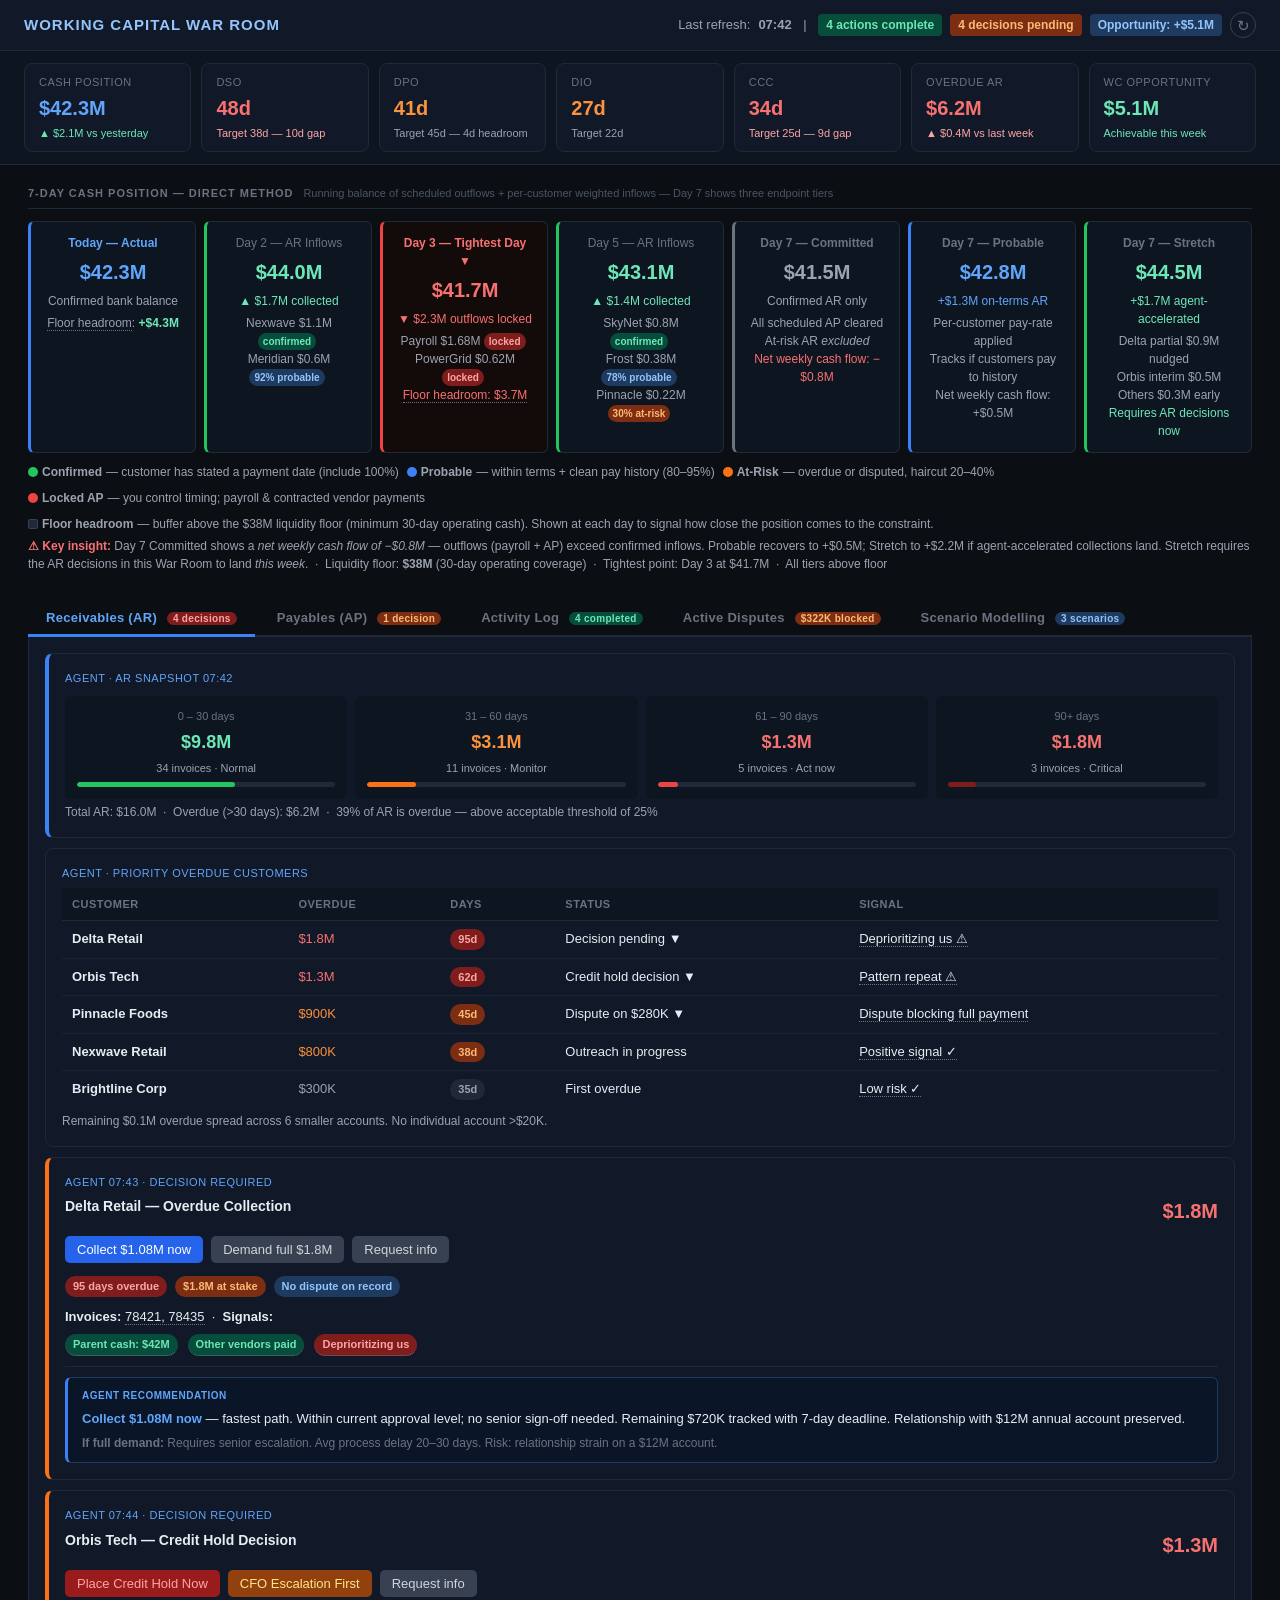
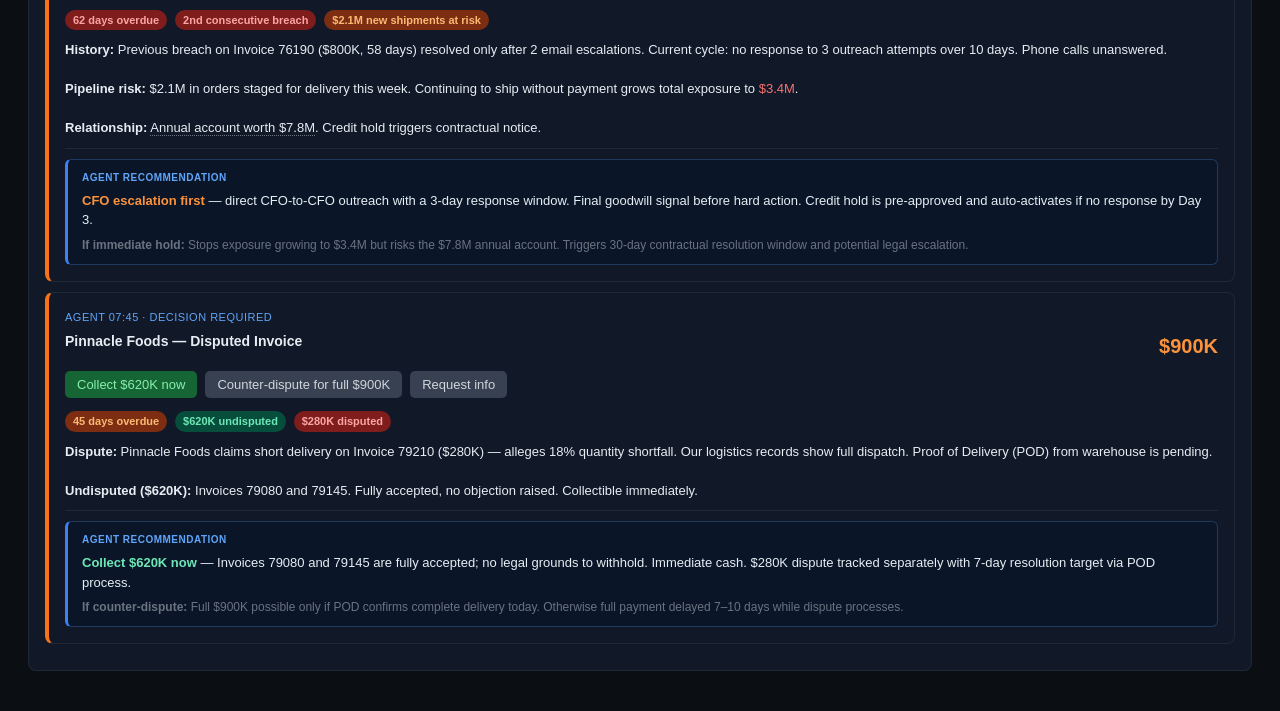
<file: docs/index.html>
<!DOCTYPE html>
<html lang="en">
<head>
    <meta charset="UTF-8">
    <meta name="viewport" content="width=device-width, initial-scale=1.0">
    <title>Working Capital War Room</title>
    <link rel="stylesheet" href="styles.css">
</head>
<body>

<!-- ═══════════════════════════════════════════════════════════
     HEADER
═══════════════════════════════════════════════════════════ -->
<div class="header">
    <div class="header-title">WORKING CAPITAL WAR ROOM</div>
    <div class="header-meta">
        Last refresh: <strong id="last-refresh-time">07:42</strong> &nbsp;|&nbsp;
        <span class="badge badge-green">4 actions complete</span>
        <span class="badge badge-orange">4 decisions pending</span>
        <span class="badge badge-blue">Opportunity: +$5.1M</span>
        <button class="refresh-btn" onclick="refreshWorkflowStatuses()" title="Refresh workflow statuses">&#x21BB;</button>
    </div>
</div>

<!-- ═══════════════════════════════════════════════════════════
     KPI BAR
═══════════════════════════════════════════════════════════ -->
<div class="kpi-bar">
    <div class="kpi">
        <div class="kpi-label">Cash Position</div>
        <div class="kpi-value text-blue">$42.3M</div>
        <div class="kpi-trend up">▲ $2.1M vs yesterday</div>
    </div>
    <div class="kpi">
        <div class="kpi-label">DSO</div>
        <div class="kpi-value text-red">48d</div>
        <div class="kpi-trend down">Target 38d &mdash; 10d gap</div>
    </div>
    <div class="kpi">
        <div class="kpi-label">DPO</div>
        <div class="kpi-value text-orange">41d</div>
        <div class="kpi-trend neutral">Target 45d &mdash; 4d headroom</div>
    </div>
    <div class="kpi">
        <div class="kpi-label">DIO</div>
        <div class="kpi-value text-orange">27d</div>
        <div class="kpi-trend neutral">Target 22d</div>
    </div>
    <div class="kpi">
        <div class="kpi-label">CCC</div>
        <div class="kpi-value text-red">34d</div>
        <div class="kpi-trend down">Target 25d &mdash; 9d gap</div>
    </div>
    <div class="kpi">
        <div class="kpi-label">Overdue AR</div>
        <div class="kpi-value text-red">$6.2M</div>
        <div class="kpi-trend down">▲ $0.4M vs last week</div>
    </div>
    <div class="kpi">
        <div class="kpi-label">WC Opportunity</div>
        <div class="kpi-value text-green">$5.1M</div>
        <div class="kpi-trend up">Achievable this week</div>
    </div>
</div>

<!-- ═══════════════════════════════════════════════════════════
     MAIN CONTENT
═══════════════════════════════════════════════════════════ -->
<div class="main">

    <!-- ── 1. CASH POSITION PROJECTION ──────────────────────── -->
    <div class="section">
        <div class="section-title" style="display:flex;align-items:baseline;gap:10px;flex-wrap:wrap;">
            7-Day Cash Position &mdash; Direct Method
            <span style="font-size:11px;color:#4b5563;font-weight:400;text-transform:none;letter-spacing:0;">Running balance of scheduled outflows + per-customer weighted inflows &mdash; Day 7 shows three endpoint tiers</span>
        </div>
        <div class="forecast-strip">

            <!-- TODAY -->
            <div class="forecast-day" style="border-left:3px solid #3b82f6;">
                <div class="day-label" style="color:#60a5fa;font-weight:700;">Today &mdash; Actual</div>
                <div class="day-value text-blue">$42.3M</div>
                <div class="day-note text-gray">Confirmed bank balance</div>
                <div class="day-note text-gray" style="font-size:12px;margin-top:4px;"><span data-tooltip="Minimum cash balance the business must hold for 30-day operating coverage. Set at $38M. Headroom = Actual &minus; Floor.">Floor headroom</span>: <strong class="text-green">+$4.3M</strong></div>
            </div>

            <!-- DAY 2: AR inflows -->
            <div class="forecast-day" style="border-left:3px solid #22c55e;">
                <div class="day-label">Day 2 &mdash; AR Inflows</div>
                <div class="day-value text-green">$44.0M</div>
                <div class="day-note text-green">&#9650; $1.7M collected</div>
                <div class="day-note text-gray" style="font-size:12px;margin-top:4px;">
                    Nexwave $1.1M <span class="tag tag-green" style="font-size:10px;padding:1px 5px;">confirmed</span><br>
                    Meridian $0.6M <span class="tag tag-blue" style="font-size:10px;padding:1px 5px;">92% probable</span>
                </div>
            </div>

            <!-- DAY 3: major outflow day -->
            <div class="forecast-day" style="border-left:3px solid #ef4444;background:#130a0a;">
                <div class="day-label" style="color:#f87171;font-weight:700;">Day 3 &mdash; Tightest Day &#9660;</div>
                <div class="day-value text-red">$41.7M</div>
                <div class="day-note text-red">&#9660; $2.3M outflows locked</div>
                <div class="day-note text-gray" style="font-size:12px;margin-top:4px;">
                    Payroll $1.68M <span class="tag tag-red" style="font-size:10px;padding:1px 5px;">locked</span><br>
                    PowerGrid $0.62M <span class="tag tag-red" style="font-size:10px;padding:1px 5px;">locked</span><br>
                    <span data-tooltip="Minimum cash balance the business must hold for 30-day operating coverage. Set at $38M. Headroom = Actual &minus; Floor." style="color:#f87171;">Floor headroom: $3.7M</span>
                </div>
            </div>

            <!-- DAY 5: AR inflows -->
            <div class="forecast-day" style="border-left:3px solid #22c55e;">
                <div class="day-label">Day 5 &mdash; AR Inflows</div>
                <div class="day-value text-green">$43.1M</div>
                <div class="day-note text-green">&#9650; $1.4M collected</div>
                <div class="day-note text-gray" style="font-size:12px;margin-top:4px;">
                    SkyNet $0.8M <span class="tag tag-green" style="font-size:10px;padding:1px 5px;">confirmed</span><br>
                    Frost $0.38M <span class="tag tag-blue" style="font-size:10px;padding:1px 5px;">78% probable</span><br>
                    Pinnacle $0.22M <span class="tag tag-orange" style="font-size:10px;padding:1px 5px;">30% at-risk</span>
                </div>
            </div>

            <!-- DAY 7: COMMITTED endpoint -->
            <div class="forecast-day" style="border-left:3px solid #6b7280;">
                <div class="day-label" style="font-weight:700;">Day 7 &mdash; Committed</div>
                <div class="day-value" style="color:#9ca3af;">$41.5M</div>
                <div class="day-note text-gray">Confirmed AR only</div>
                <div class="day-note text-gray" style="font-size:12px;margin-top:4px;">
                    All scheduled AP cleared<br>
                    At-risk AR <em>excluded</em><br>
                    <span style="color:#f87171;">Net weekly cash flow: &minus;$0.8M</span>
                </div>
            </div>

            <!-- DAY 7: PROBABLE endpoint -->
            <div class="forecast-day" style="border-left:3px solid #3b82f6;">
                <div class="day-label" style="font-weight:700;">Day 7 &mdash; Probable</div>
                <div class="day-value text-blue">$42.8M</div>
                <div class="day-note text-blue">+$1.3M on-terms AR</div>
                <div class="day-note text-gray" style="font-size:12px;margin-top:4px;">
                    Per-customer pay-rate applied<br>
                    Tracks if customers pay to history<br>
                    <span style="color:#9ca3af;">Net weekly cash flow: +$0.5M</span>
                </div>
            </div>

            <!-- DAY 7: STRETCH endpoint -->
            <div class="forecast-day" style="border-left:3px solid #22c55e;">
                <div class="day-label" style="font-weight:700;">Day 7 &mdash; Stretch</div>
                <div class="day-value text-green">$44.5M</div>
                <div class="day-note text-green">+$1.7M agent-accelerated</div>
                <div class="day-note text-gray" style="font-size:12px;margin-top:4px;">
                    Delta partial $0.9M nudged<br>
                    Orbis interim $0.5M<br>
                    Others $0.3M early<br>
                    <span style="color:#6ee7b7;">Requires AR decisions now</span>
                </div>
            </div>

        </div>

        <!-- Tier legend + basis note -->
        <div style="display:flex;gap:12px;margin-top:10px;flex-wrap:wrap;align-items:flex-start;">
            <div style="display:flex;gap:8px;flex-wrap:wrap;font-size:12px;">
                <span style="display:inline-flex;align-items:center;gap:4px;color:#9ca3af;">
                    <span style="width:10px;height:10px;border-radius:50%;background:#22c55e;display:inline-block;"></span>
                    <strong>Confirmed</strong> — customer has stated a payment date (include 100%)
                </span>
                <span style="display:inline-flex;align-items:center;gap:4px;color:#9ca3af;">
                    <span style="width:10px;height:10px;border-radius:50%;background:#3b82f6;display:inline-block;"></span>
                    <strong>Probable</strong> — within terms + clean pay history (80–95%)
                </span>
                <span style="display:inline-flex;align-items:center;gap:4px;color:#9ca3af;">
                    <span style="width:10px;height:10px;border-radius:50%;background:#f97316;display:inline-block;"></span>
                    <strong>At-Risk</strong> — overdue or disputed, haircut 20–40%
                </span>
                <span style="display:inline-flex;align-items:center;gap:4px;color:#9ca3af;">
                    <span style="width:10px;height:10px;border-radius:50%;background:#ef4444;display:inline-block;"></span>
                    <strong>Locked AP</strong> — you control timing; payroll &amp; contracted vendor payments
                </span>
                <span style="display:inline-flex;align-items:center;gap:4px;color:#9ca3af;">
                    <span style="width:10px;height:10px;border-radius:2px;background:#1f2937;border:1px solid #374151;display:inline-block;"></span>
                    <strong>Floor headroom</strong> — buffer above the $38M liquidity floor (minimum 30-day operating cash). Shown at each day to signal how close the position comes to the constraint.
                </span>
            </div>
        </div>
        <div class="small mt-8">
            <strong class="text-red">&#9888; Key insight:</strong> Day 7 Committed shows a <em>net weekly cash flow of &minus;$0.8M</em> &mdash; outflows (payroll + AP) exceed confirmed inflows. Probable recovers to +$0.5M; Stretch to +$2.2M if agent-accelerated collections land.
            Stretch requires the AR decisions in this War Room to land <em>this week</em>.
            &nbsp;&middot;&nbsp; Liquidity floor: <strong>$38M</strong> (30-day operating coverage) &nbsp;&middot;&nbsp; Tightest point: Day 3 at $41.7M &nbsp;&middot;&nbsp; All tiers above floor
        </div>
    </div>

    <!-- ── 2–5. TABBED WORKSPACE ────────────────────────────── -->
    <div class="section" style="margin-bottom:0;">

        <!-- Tab bar -->
        <div class="tab-bar">
            <button class="tab-btn active" onclick="switchTab('ar',this)">
                Receivables (AR)
                <span class="tab-badge tab-badge-red">4 decisions</span>
            </button>
            <button class="tab-btn" onclick="switchTab('ap',this)">
                Payables (AP)
                <span class="tab-badge tab-badge-orange">1 decision</span>
            </button>
            <button class="tab-btn" onclick="switchTab('activity',this)">
                Activity Log
                <span class="tab-badge tab-badge-green">4 completed</span>
            </button>
            <button class="tab-btn" onclick="switchTab('disputes',this)">
                Active Disputes
                <span class="tab-badge tab-badge-orange">$322K blocked</span>
            </button>
            <button class="tab-btn" onclick="switchTab('scenario',this)">
                Scenario Modelling
                <span class="tab-badge tab-badge-blue">3 scenarios</span>
            </button>
        </div>

        <div class="tab-container">

            <!-- ══ TAB: AR ══════════════════════════════════════ -->
            <div id="tab-ar" class="tab-panel active">

                <!-- AR Aging Buckets -->
                <div class="card info" style="margin-bottom:10px;">
                    <div class="agent-label">Agent &middot; AR Snapshot 07:42</div>
                    <div class="aging-grid">
                        <div class="aging-bucket">
                            <div class="bucket-label">0 &ndash; 30 days</div>
                            <div class="bucket-value text-green">$9.8M</div>
                            <div class="bucket-count">34 invoices &middot; Normal</div>
                            <div class="progress-bar"><div class="progress-fill" style="width:61%;background:#22c55e;"></div></div>
                        </div>
                        <div class="aging-bucket">
                            <div class="bucket-label">31 &ndash; 60 days</div>
                            <div class="bucket-value text-orange">$3.1M</div>
                            <div class="bucket-count">11 invoices &middot; Monitor</div>
                            <div class="progress-bar"><div class="progress-fill" style="width:19%;background:#f97316;"></div></div>
                        </div>
                        <div class="aging-bucket">
                            <div class="bucket-label">61 &ndash; 90 days</div>
                            <div class="bucket-value text-red">$1.3M</div>
                            <div class="bucket-count">5 invoices &middot; Act now</div>
                            <div class="progress-bar"><div class="progress-fill" style="width:8%;background:#ef4444;"></div></div>
                        </div>
                        <div class="aging-bucket">
                            <div class="bucket-label">90+ days</div>
                            <div class="bucket-value text-red">$1.8M</div>
                            <div class="bucket-count">3 invoices &middot; Critical</div>
                            <div class="progress-bar"><div class="progress-fill" style="width:11%;background:#7f1d1d;"></div></div>
                        </div>
                    </div>
                    <div class="small mt-8">Total AR: $16.0M &nbsp;&middot;&nbsp; Overdue (&gt;30 days): $6.2M &nbsp;&middot;&nbsp; 39% of AR is overdue &mdash; above acceptable threshold of 25%</div>
                </div>

                <!-- Priority Overdue Customers Table -->
                <div class="card" style="margin-bottom:10px;">
                    <div class="agent-label">Agent &middot; Priority Overdue Customers</div>
                    <table class="table">
                        <thead>
                            <tr>
                                <th>Customer</th>
                                <th>Overdue</th>
                                <th>Days</th>
                                <th>Status</th>
                                <th>Signal</th>
                            </tr>
                        </thead>
                        <tbody>
                            <tr>
                                <td><strong>Delta Retail</strong></td>
                                <td class="text-red">$1.8M</td>
                                <td><span class="tag tag-red">95d</span></td>
                                <td>Decision pending &#9660;</td>
                                <td><span data-tooltip="Treasury filing: parent cash $42M. Six other vendors paid in last 5 days. Our payment deprioritized.">Deprioritizing us &#9888;</span></td>
                            </tr>
                            <tr>
                                <td><strong>Orbis Tech</strong></td>
                                <td class="text-red">$1.3M</td>
                                <td><span class="tag tag-red">62d</span></td>
                                <td>Credit hold decision &#9660;</td>
                                <td><span data-tooltip="2nd consecutive breach. No response to 3 outreach attempts over 10 days. Phone calls unanswered.">Pattern repeat &#9888;</span></td>
                            </tr>
                            <tr>
                                <td><strong>Pinnacle Foods</strong></td>
                                <td class="text-orange">$900K</td>
                                <td><span class="tag tag-orange">45d</span></td>
                                <td>Dispute on $280K &#9660;</td>
                                <td><span data-tooltip="$620K fully accepted on Invoices 79080, 79145. $280K disputed: short delivery claim on Invoice 79210.">Dispute blocking full payment</span></td>
                            </tr>
                            <tr>
                                <td><strong>Nexwave Retail</strong></td>
                                <td class="text-orange">$800K</td>
                                <td><span class="tag tag-orange">38d</span></td>
                                <td>Outreach in progress</td>
                                <td><span data-tooltip="Responded to email. Committed to payment by Day 5.">Positive signal &#10003;</span></td>
                            </tr>
                            <tr>
                                <td><strong>Brightline Corp</strong></td>
                                <td class="text-gray">$300K</td>
                                <td><span class="tag tag-gray">35d</span></td>
                                <td>First overdue</td>
                                <td><span data-tooltip="New customer. First payment cycle. Strong credit score. Low risk.">Low risk &#10003;</span></td>
                            </tr>
                        </tbody>
                    </table>
                    <div class="small mt-8">Remaining $0.1M overdue spread across 6 smaller accounts. No individual account &gt;$20K.</div>
                </div>

                <!-- DECISION 1 — Delta Retail -->
                <div class="card decision" id="decision-delta-retail" style="margin-bottom:10px;">
                    <div class="agent-label">Agent 07:43 &middot; DECISION REQUIRED</div>
                    <div class="card-header">
                        <div class="card-title">Delta Retail &mdash; Overdue Collection</div>
                        <div class="card-amount text-red">$1.8M</div>
                    </div>
                    <div class="btn-group" style="margin-top:8px;margin-bottom:12px;">
                        <button class="btn-primary" onclick="decide('delta-retail','partial')">Collect $1.08M now</button>
                        <button class="btn-secondary" onclick="decide('delta-retail','full')">Demand full $1.8M</button>
                        <button class="btn-secondary" onclick="showQueryInput('delta-retail')">Request info</button>
                    </div>
                    <div>
                        <span class="tag tag-red">95 days overdue</span>
                        <span class="tag tag-orange">$1.8M at stake</span>
                        <span class="tag tag-blue">No dispute on record</span>
                    </div>
                    <div style="font-size:13px;margin:10px 0 8px;">
                        <strong>Invoices:</strong>
                        <span data-tooltip="Invoice 78421: $950K — due 72 days ago&#10;Invoice 78435: $850K — due 95 days ago">78421, 78435</span>
                        &nbsp;&middot;&nbsp;
                        <strong>Signals:</strong>
                        <span class="signals">
                            <span class="tag tag-green" data-tooltip="Source: Treasury filing accessed 06:00 today. Parent entity holds $42M cash.">Parent cash: $42M</span>
                            <span class="tag tag-green" data-tooltip="Network payment data: 6 other vendors paid within last 5 days by Delta Retail.">Other vendors paid</span>
                            <span class="tag tag-red" data-tooltip="Payment ranked low in their AP priority queue. No internal dispute registered on their side.">Deprioritizing us</span>
                        </span>
                    </div>
                    <hr class="divider">
                    <div class="agent-rec">
                        <div class="agent-rec-label">Agent recommendation</div>
                        <div style="margin-bottom:6px;"><strong class="text-blue">Collect $1.08M now</strong> &mdash; fastest path. Within current approval level; no senior sign-off needed. Remaining $720K tracked with 7-day deadline. Relationship with $12M annual account preserved.</div>
                        <div style="font-size:12px;color:#6b7280;"><strong>If full demand:</strong> Requires senior escalation. Avg process delay 20&ndash;30 days. Risk: relationship strain on a $12M account.</div>
                    </div>
                    <div id="query-delta-retail" class="input-row hidden">
                        <input id="query-input-delta-retail" placeholder="Tag someone — e.g. @RaviKumar check payment priority status at Delta Retail"/>
                        <button class="btn-secondary" onclick="sendQuery('delta-retail')">Send</button>
                    </div>
                    <div id="response-delta-retail"></div>
                </div>

                <!-- DECISION 2 — Orbis Tech Credit Hold -->
                <div class="card decision" id="decision-orbis-tech" style="margin-bottom:10px;">
                    <div class="agent-label">Agent 07:44 &middot; DECISION REQUIRED</div>
                    <div class="card-header">
                        <div class="card-title">Orbis Tech &mdash; Credit Hold Decision</div>
                        <div class="card-amount text-red">$1.3M</div>
                    </div>
                    <div class="btn-group" style="margin-top:8px;margin-bottom:12px;">
                        <button class="btn-danger" onclick="decide('orbis-tech','hold')">Place Credit Hold Now</button>
                        <button class="btn-warning" onclick="decide('orbis-tech','escalate')">CFO Escalation First</button>
                        <button class="btn-secondary" onclick="showQueryInput('orbis-tech')">Request info</button>
                    </div>
                    <div>
                        <span class="tag tag-red">62 days overdue</span>
                        <span class="tag tag-red">2nd consecutive breach</span>
                        <span class="tag tag-orange">$2.1M new shipments at risk</span>
                    </div>
                    <div style="font-size:13px;margin:10px 0 8px;">
                        <strong>History:</strong> Previous breach on Invoice 76190 ($800K, 58 days) resolved only after 2 email escalations. Current cycle: no response to 3 outreach attempts over 10 days. Phone calls unanswered.<br><br>
                        <strong>Pipeline risk:</strong> $2.1M in orders staged for delivery this week. Continuing to ship without payment grows total exposure to <span class="text-red">$3.4M</span>.<br><br>
                        <strong>Relationship:</strong> <span data-tooltip="Orbis Tech: $7.8M annual revenue. Losing this account = ~6% of total revenue. Contractual notice period: 30 days before legal.">Annual account worth $7.8M</span>. Credit hold triggers contractual notice.
                    </div>
                    <hr class="divider">
                    <div class="agent-rec">
                        <div class="agent-rec-label">Agent recommendation</div>
                        <div style="margin-bottom:6px;"><strong class="text-orange">CFO escalation first</strong> &mdash; direct CFO-to-CFO outreach with a 3-day response window. Final goodwill signal before hard action. Credit hold is pre-approved and auto-activates if no response by Day 3.</div>
                        <div style="font-size:12px;color:#6b7280;"><strong>If immediate hold:</strong> Stops exposure growing to $3.4M but risks the $7.8M annual account. Triggers 30-day contractual resolution window and potential legal escalation.</div>
                    </div>
                    <div id="query-orbis-tech" class="input-row hidden">
                        <input id="query-input-orbis-tech" placeholder="Tag someone — e.g. @SarahAndrews latest from Orbis Tech relationship manager?"/>
                        <button class="btn-secondary" onclick="sendQuery('orbis-tech')">Send</button>
                    </div>
                    <div id="response-orbis-tech"></div>
                </div>

                <!-- DECISION 3 — Pinnacle Foods Dispute -->
                <div class="card decision" id="decision-pinnacle-foods" style="margin-bottom:10px;">
                    <div class="agent-label">Agent 07:45 &middot; DECISION REQUIRED</div>
                    <div class="card-header">
                        <div class="card-title">Pinnacle Foods &mdash; Disputed Invoice</div>
                        <div class="card-amount text-orange">$900K</div>
                    </div>
                    <div class="btn-group" style="margin-top:8px;margin-bottom:12px;">
                        <button class="btn-success" onclick="decide('pinnacle-foods','split')">Collect $620K now</button>
                        <button class="btn-secondary" onclick="decide('pinnacle-foods','full')">Counter-dispute for full $900K</button>
                        <button class="btn-secondary" onclick="showQueryInput('pinnacle-foods')">Request info</button>
                    </div>
                    <div>
                        <span class="tag tag-orange">45 days overdue</span>
                        <span class="tag tag-green">$620K undisputed</span>
                        <span class="tag tag-red">$280K disputed</span>
                    </div>
                    <div style="font-size:13px;margin:10px 0 8px;">
                        <strong>Dispute:</strong> Pinnacle Foods claims short delivery on Invoice 79210 ($280K) &mdash; alleges 18% quantity shortfall. Our logistics records show full dispatch. Proof of Delivery (POD) from warehouse is pending.<br><br>
                        <strong>Undisputed ($620K):</strong> Invoices 79080 and 79145. Fully accepted, no objection raised. Collectible immediately.
                    </div>
                    <hr class="divider">
                    <div class="agent-rec">
                        <div class="agent-rec-label">Agent recommendation</div>
                        <div style="margin-bottom:6px;"><strong class="text-green">Collect $620K now</strong> &mdash; Invoices 79080 and 79145 are fully accepted; no legal grounds to withhold. Immediate cash. $280K dispute tracked separately with 7-day resolution target via POD process.</div>
                        <div style="font-size:12px;color:#6b7280;"><strong>If counter-dispute:</strong> Full $900K possible only if POD confirms complete delivery today. Otherwise full payment delayed 7&ndash;10 days while dispute processes.</div>
                    </div>
                    <div id="query-pinnacle-foods" class="input-row hidden">
                        <input id="query-input-pinnacle-foods" placeholder="Tag someone — e.g. @DispatchTeam confirm POD for Invoice 79210 to Pinnacle Foods"/>
                        <button class="btn-secondary" onclick="sendQuery('pinnacle-foods')">Send</button>
                    </div>
                    <div id="response-pinnacle-foods"></div>
                </div>


            </div><!-- /tab-ar -->

            <!-- ══ TAB: AP ══════════════════════════════════════ -->
            <div id="tab-ap" class="tab-panel">

                <!-- AP Summary Table -->
                <div class="card info" style="margin-bottom:10px;">
                    <div class="agent-label">Agent &middot; AP Snapshot 07:42</div>
                    <table class="table">
                        <thead>
                            <tr>
                                <th>Vendor</th>
                                <th>Amount</th>
                                <th>Due</th>
                                <th>Terms</th>
                                <th>Status</th>
                            </tr>
                        </thead>
                        <tbody>
                            <tr>
                                <td><strong>Summit Chemicals</strong></td>
                                <td>$1.9M</td>
                                <td>Day 32</td>
                                <td><span data-tooltip="Pay within 10 days: 1.5% discount = $28.5K saving. Annualised return: ~27%.">1.5/10 net 45 &#9889;</span></td>
                                <td><span class="tag tag-orange">Decision pending &#9660;</span></td>
                            </tr>
                            <tr>
                                <td><strong>Axis Packaging</strong></td>
                                <td>$1.1M</td>
                                <td>Day 38 / limit Day 45</td>
                                <td>Net 45</td>
                                <td><span class="tag tag-green">Safely deferred to Day 45</span></td>
                            </tr>
                            <tr>
                                <td><strong>PowerGrid Supplies</strong></td>
                                <td>$620K</td>
                                <td>Day 3 &mdash; critical</td>
                                <td>Net 30</td>
                                <td><span class="tag tag-red">Must pay &mdash; production risk</span></td>
                            </tr>
                            <tr>
                                <td><strong>Core Logistics</strong></td>
                                <td>$850K</td>
                                <td>Day 12</td>
                                <td>Dispute hold</td>
                                <td><span class="tag tag-yellow">Overcharge $42K &mdash; on hold</span></td>
                            </tr>
                            <tr>
                                <td><strong>Meridian Raw</strong></td>
                                <td>$470K</td>
                                <td>Day 20</td>
                                <td>Net 30</td>
                                <td><span class="tag tag-gray">On schedule</span></td>
                            </tr>
                        </tbody>
                    </table>
                    <div class="small mt-8">Total AP outstanding: $4.94M &nbsp;&middot;&nbsp; Cash conserved via safe AP deferral: $1.1M &nbsp;&middot;&nbsp; Cash at risk of overpayment: $42K (Core Logistics)</div>
                </div>

                <!-- DECISION 4 — Summit Chemicals Early Pay Discount -->
                <div class="card decision" id="decision-summit-discount" style="margin-bottom:10px;">
                    <div class="agent-label">Agent 07:48 &middot; DECISION REQUIRED</div>
                    <div class="card-header">
                        <div class="card-title">Summit Chemicals &mdash; Early Payment Discount</div>
                        <div class="card-amount text-green">$28.5K</div>
                    </div>
                    <div class="btn-group" style="margin-top:8px;margin-bottom:12px;">
                        <button class="btn-success" onclick="decide('summit-discount','capture')">Capture $28.5K Discount</button>
                        <button class="btn-secondary" onclick="decide('summit-discount','pass')">Pass this cycle</button>
                    </div>
                    <div>
                        <span class="tag tag-green">Save $28.5K</span>
                        <span class="tag tag-blue">5-day window</span>
                        <span class="tag tag-gray">Cash outflow: $1.9M early</span>
                    </div>
                    <div style="font-size:13px;margin:10px 0 8px;">
                        <strong>Offer:</strong> Summit Chemicals offers <span data-tooltip="Standard early payment incentive. Pay $1.872M in 10 days instead of $1.9M in 32 days. Saving: $28.5K.">1.5% discount</span> if full invoice cleared within 10 days (5 days remaining in window).<br><br>
                        <strong>Cash check:</strong> Current position $42.3M. Paying $1.9M early leaves $40.4M &mdash; <span class="text-green">no liquidity risk.</span><br>
                        <strong>Annualised return on discount:</strong> <span class="text-green">~27% &mdash; highly attractive vs. cost of borrowing.</span>
                    </div>
                    <hr class="divider">
                    <div class="agent-rec">
                        <div class="agent-rec-label">Agent recommendation</div>
                        <div style="margin-bottom:6px;"><strong class="text-green">Capture the discount</strong> &mdash; pay $1.872M by Day 5. Annualised return ~27%, well above cost of borrowing. Cash stays at $40.4M, above liquidity floor. Builds early-pay track record with Summit Chemicals for future cycles.</div>
                        <div style="font-size:12px;color:#6b7280;"><strong>If passing:</strong> Pay full $1.9M on Day 32. Preserves cash for 22 more days but forgoes the $28.5K saving. Can request same offer on next invoice cycle.</div>
                    </div>
                    <div id="response-summit-discount"></div>
                </div>


            </div><!-- /tab-ap -->

            <!-- ══ TAB: DISPUTES ════════════════════════════════ -->
            <div id="tab-disputes" class="tab-panel">

                <div class="card" style="margin-bottom:10px;">
                    <div class="agent-label">Agent &middot; Dispute Tracker 07:42</div>
                    <table class="table">
                        <thead>
                            <tr>
                                <th>Party</th>
                                <th>Direction</th>
                                <th>Amount Blocked</th>
                                <th>Days Open</th>
                                <th>Nature</th>
                                <th>Owner</th>
                                <th>Status</th>
                            </tr>
                        </thead>
                        <tbody>
                            <tr>
                                <td><strong>Pinnacle Foods</strong></td>
                                <td><span class="tag tag-green">AR</span></td>
                                <td class="text-orange">$280K</td>
                                <td>12 days</td>
                                <td>Short delivery claim — Invoice 79210</td>
                                <td>@DispatchTeam</td>
                                <td><span class="tag tag-orange">POD pending</span></td>
                            </tr>
                            <tr>
                                <td><strong>Core Logistics</strong></td>
                                <td><span class="tag tag-red">AP</span></td>
                                <td class="text-orange">$42K</td>
                                <td>5 days</td>
                                <td>Overcharge vs. PO $808K</td>
                                <td>@APTeam</td>
                                <td><span class="tag tag-orange">Revised invoice awaited</span></td>
                            </tr>
                        </tbody>
                    </table>
                    <div class="small mt-8">
                        2 active disputes &nbsp;&middot;&nbsp; Total cash blocked: $322K &nbsp;&middot;&nbsp; AR dispute: $280K &nbsp;&middot;&nbsp; AP dispute: $42K &nbsp;&middot;&nbsp; Target resolution: 7 days
                    </div>
                </div>

                <div class="card info">
                    <div class="agent-label">Agent &middot; Resolution Paths</div>

                    <!-- Pinnacle Foods -->
                    <div style="font-size:13px;margin-bottom:10px;">
                        <strong class="text-orange">Pinnacle Foods &mdash; $280K (Invoice 79210):</strong><br>
                        Pinnacle Foods are claiming an 18% quantity shortfall on the March delivery. Our warehouse dispatch records show a full load of 840 units, so either the goods arrived short after leaving our dock, or their goods receipt count is off. The key document is the Proof of Delivery from the warehouse manager &mdash; once @DispatchTeam retrieves it, we can either formally counter the claim and push for the full $280K, or if a shortfall is confirmed, raise a credit note and close it. The undisputed $620K on Invoices 79080 and 79145 is free to collect right now regardless.
                    </div>
                    <div class="btn-group" style="margin-bottom:10px;">
                        <button class="btn-primary" onclick="resolveDispute('pinnacle-pod')">Pull Warehouse POD</button>
                        <button class="btn-success" onclick="resolveDispute('pinnacle-counterclaim')">Issue Counter-claim to Pinnacle Foods</button>
                        <button class="btn-secondary" onclick="resolveDispute('pinnacle-creditnote')">Raise Credit Note for $280K</button>
                    </div>
                    <div id="dispute-response-pinnacle-pod"></div>
                    <div id="dispute-response-pinnacle-counterclaim"></div>
                    <div id="dispute-response-pinnacle-creditnote"></div>

                    <hr class="divider">

                    <!-- Core Logistics -->
                    <div style="font-size:13px;margin-bottom:10px;">
                        <strong class="text-orange">Core Logistics &mdash; $42K overcharge (Invoice vs. PO):</strong><br>
                        Core Logistics sent an invoice for $850K against a purchase order we signed at $808K. That is a $42K gap with no approved change order behind it. We have formally rejected the invoice and are waiting for their corrected version by Day 5. If they do not come back by then, the right move is to release payment at the PO value of $808K and formally contest the balance &mdash; we have a full 12-day window before the payment is past due, so no supply chain risk in holding firm.
                    </div>
                    <div class="btn-group">
                        <button class="btn-primary" onclick="resolveDispute('corelogistics-rejection')">Send Formal Rejection Notice</button>
                        <button class="btn-secondary" onclick="resolveDispute('corelogistics-release')">Release Payment at PO Value ($808K)</button>
                        <button class="btn-warning" onclick="resolveDispute('corelogistics-escalate')">Escalate to Procurement Head</button>
                    </div>
                    <div id="dispute-response-corelogistics-rejection"></div>
                    <div id="dispute-response-corelogistics-release"></div>
                    <div id="dispute-response-corelogistics-escalate"></div>
                </div>

            </div><!-- /tab-disputes -->

            <!-- ══ TAB: ACTIVITY LOG ═════════════════════════════ -->
            <div id="tab-activity" class="tab-panel">
                <div class="card good">
                    <div class="agent-label">07:42 &mdash; Invoicing</div>
                    <a href="#" class="trace-link" onclick="switchTab('ar', document.querySelectorAll('.tab-btn')[0]); return false;" data-tooltip="Raw invoices released:&#10;INV-78901 — Nexwave Retail, $800K (payment confirmed Day 5)&#10;INV-78912 — Brightline Corp, $600K&#10;INV-78923 — Aldgate Partners, $300K&#10;INV-78934 — Westfield Brands, $200K&#10;All matched to signed POs and confirmed delivery notes. Dispatch dates: 1–4 Apr 2026.">$1.9M</a> in validated invoices released across 4 customers. Collection cycle initiated. All validated against contracts and confirmed deliveries.
                </div>
                <div class="card good">
                    <div class="agent-label">07:43 &mdash; Receivables Outreach</div>
                    <a href="#" class="trace-link" onclick="switchTab('ar', document.querySelectorAll('.tab-btn')[0]); return false;" data-tooltip="AR accounts in outreach pipeline:&#10;Nexwave Retail $800K — committed to pay by Day 5&#10;Brightline Corp $300K — acknowledged, no dispute&#10;6 smaller accounts $300K — automated 3-touch reminder sequence&#10;Segmented by: payment likelihood score, days since last contact, preferred contact channel.">$1.4M</a> targeted this week. Behaviour-model outreach executed. Nexwave Retail confirmed Day 5 payment. 6 reminder sequences activated.
                </div>
                <div class="card good">
                    <div class="agent-label">07:44 &mdash; AP Optimisation</div>
                    Axis Packaging <a href="#" class="trace-link" onclick="switchTab('ap', document.querySelectorAll('.tab-btn')[1]); return false;" data-tooltip="AP ledger: Axis Packaging&#10;Invoice INV-8821 — $1,100,000&#10;Payment terms: Net 45&#10;Original payment date: Day 38&#10;Deferred to: Day 45 (last day within contract terms)&#10;PO reference: PO-7743&#10;No penalty clause triggered. Supply lead time confirmed at 3 days — safe to defer. Authorised within treasury self-approval level.">$1.1M</a> deferred safely to Day 45 within contract terms. No supply chain or penalty impact confirmed.
                </div>
                <div class="card good">
                    <div class="agent-label">07:45 &mdash; Critical AP Locked</div>
                    PowerGrid Supplies <a href="#" class="trace-link" onclick="switchTab('ap', document.querySelectorAll('.tab-btn')[1]); return false;" data-tooltip="AP ledger: PowerGrid Supplies&#10;Invoice INV-9103 — $620,000&#10;Payment terms: Net 30&#10;Due: Day 3 (cannot defer)&#10;PO reference: PO-7801&#10;Production Line 3 is 100% dependent on PowerGrid components. Any payment delay causes a 4–6 day line stoppage. Estimated revenue at risk: $1.8M. Treasury funds ring-fenced. No CFO action required.">$620K</a> scheduled for Day 3. Production Line 3 continuity confirmed. Revenue risk of $1.8M avoided.
                </div>
            </div><!-- /tab-activity -->

            <!-- ══ TAB: SCENARIO ════════════════════════════════ -->
            <div id="tab-scenario" class="tab-panel">

                <div class="card" style="margin-bottom:10px;">
                    <div class="agent-label">Agent &middot; Cash Scenario Analysis</div>
                    <div class="scenario-grid">
                        <div class="scenario-card" id="scenario-card-bull">
                            <div class="scenario-label">Bull Case</div>
                            <div class="scenario-cash text-green">$50.4M</div>
                            <div class="scenario-detail">All overdue AR collected. Early pay discount captured from Summit Chemicals. DSO improves to 42 days. CCC drops to 28 days.</div>
                            <button class="btn-success" style="margin-top:10px;width:100%;font-size:12px;" onclick="runScenario('bull')">Run Bull Simulation</button>
                        </div>
                        <div class="scenario-card" id="scenario-card-base">
                            <div class="scenario-label">Base Case</div>
                            <div class="scenario-cash text-blue">$47.3M</div>
                            <div class="scenario-detail">Delta Retail partial collected. Nexwave Retail pays Day 5. Axis Packaging deferred to Day 45. Standard AR outreach converts.</div>
                            <button class="btn-primary" style="margin-top:10px;width:100%;font-size:12px;" onclick="runScenario('base')">Run Base Simulation</button>
                        </div>
                        <div class="scenario-card" id="scenario-card-bear">
                            <div class="scenario-label">Bear Case</div>
                            <div class="scenario-cash text-red">$41.8M</div>
                            <div class="scenario-detail">No new AR collections. All AP paid on standard schedule. Both disputes remain open. CCC deteriorates to 38 days.</div>
                            <button class="btn-danger" style="margin-top:10px;width:100%;font-size:12px;" onclick="runScenario('bear')">Run Bear Simulation</button>
                        </div>
                    </div>
                </div>

                <!-- Live scenario stream is injected here -->
                <div id="scenario-stream-container"></div>

            </div><!-- /tab-scenario -->

        </div><!-- /tab-container -->
    </div><!-- /section tabs -->



</div><!-- /main -->

<script src="script.js"></script>
</body>
</html>
</file>
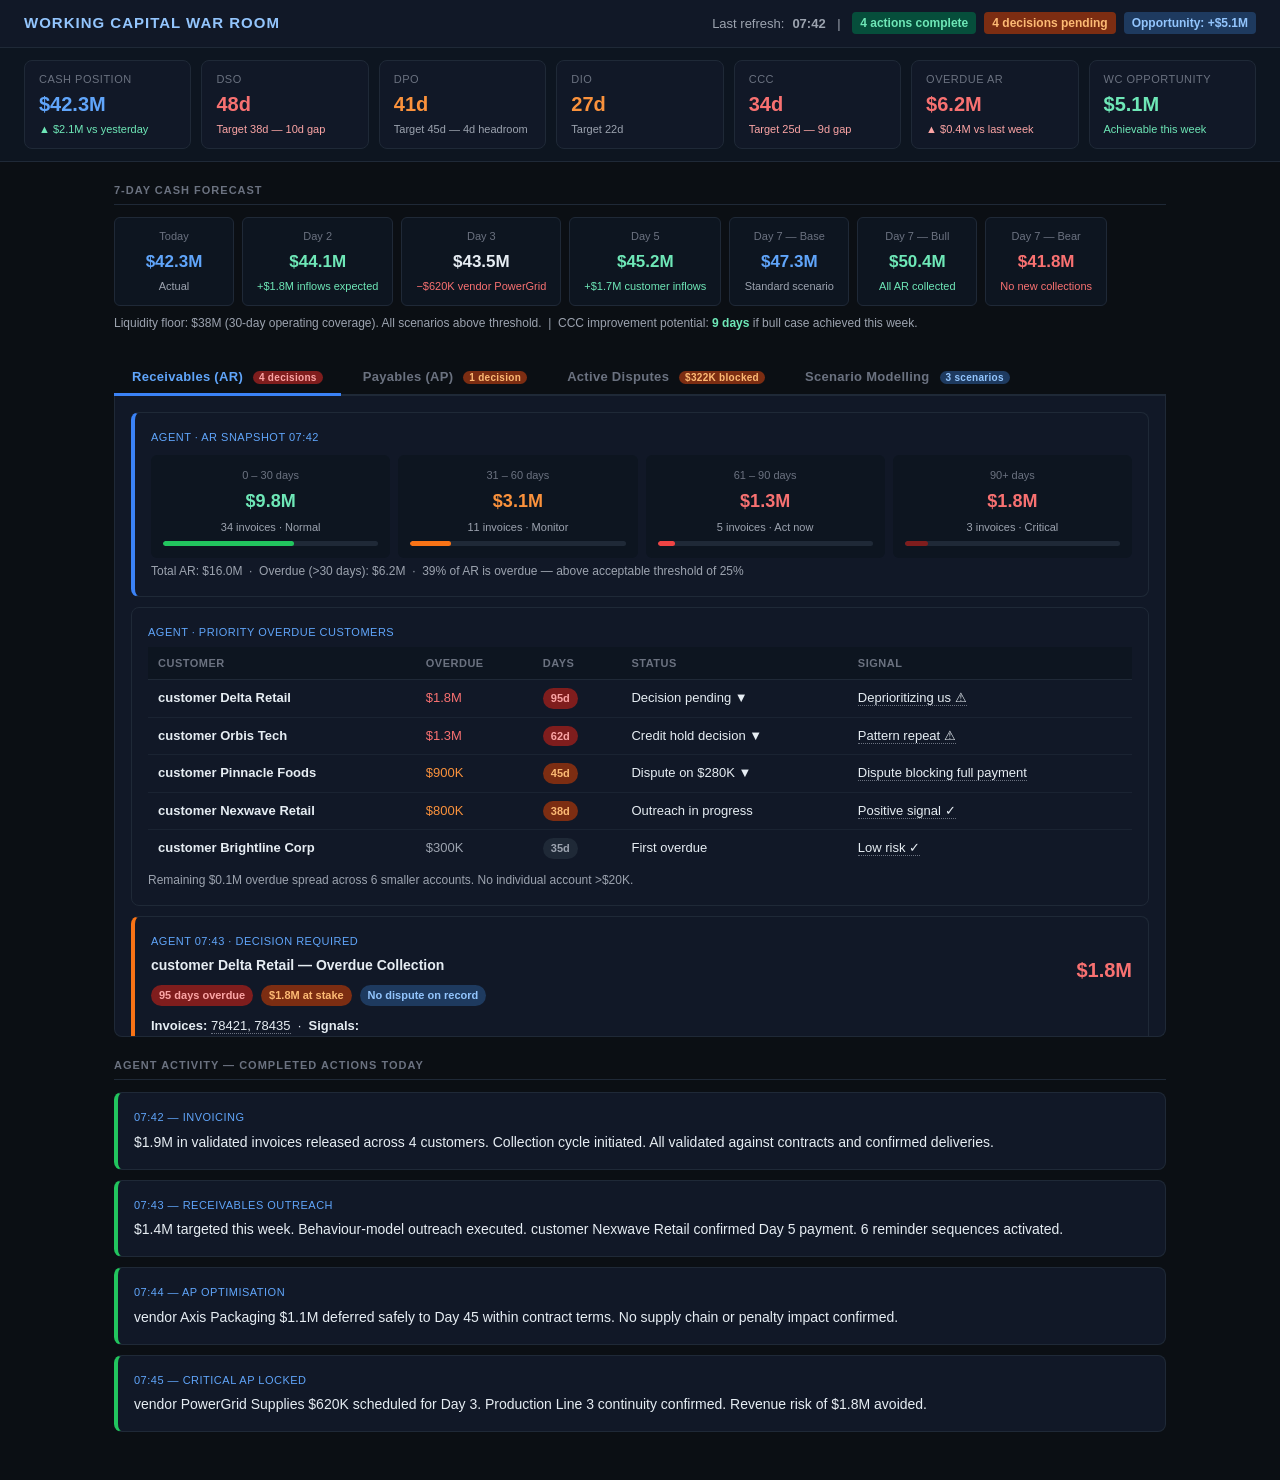
<file: prototype/index.html>
<!DOCTYPE html>
<html lang="en">
<head>
    <meta charset="UTF-8">
    <meta name="viewport" content="width=device-width, initial-scale=1.0">
    <title>Working Capital War Room</title>
    <link rel="stylesheet" href="styles.css">
</head>
<body>

<!-- ═══════════════════════════════════════════════════════════
     HEADER
═══════════════════════════════════════════════════════════ -->
<div class="header">
    <div class="header-title">WORKING CAPITAL WAR ROOM</div>
    <div class="header-meta">
        Last refresh: <strong>07:42</strong> &nbsp;|&nbsp;
        <span class="badge badge-green">4 actions complete</span>
        <span class="badge badge-orange">4 decisions pending</span>
        <span class="badge badge-blue">Opportunity: +$5.1M</span>
    </div>
</div>

<!-- ═══════════════════════════════════════════════════════════
     KPI BAR
═══════════════════════════════════════════════════════════ -->
<div class="kpi-bar">
    <div class="kpi">
        <div class="kpi-label">Cash Position</div>
        <div class="kpi-value text-blue">$42.3M</div>
        <div class="kpi-trend up">▲ $2.1M vs yesterday</div>
    </div>
    <div class="kpi">
        <div class="kpi-label">DSO</div>
        <div class="kpi-value text-red">48d</div>
        <div class="kpi-trend down">Target 38d &mdash; 10d gap</div>
    </div>
    <div class="kpi">
        <div class="kpi-label">DPO</div>
        <div class="kpi-value text-orange">41d</div>
        <div class="kpi-trend neutral">Target 45d &mdash; 4d headroom</div>
    </div>
    <div class="kpi">
        <div class="kpi-label">DIO</div>
        <div class="kpi-value text-orange">27d</div>
        <div class="kpi-trend neutral">Target 22d</div>
    </div>
    <div class="kpi">
        <div class="kpi-label">CCC</div>
        <div class="kpi-value text-red">34d</div>
        <div class="kpi-trend down">Target 25d &mdash; 9d gap</div>
    </div>
    <div class="kpi">
        <div class="kpi-label">Overdue AR</div>
        <div class="kpi-value text-red">$6.2M</div>
        <div class="kpi-trend down">▲ $0.4M vs last week</div>
    </div>
    <div class="kpi">
        <div class="kpi-label">WC Opportunity</div>
        <div class="kpi-value text-green">$5.1M</div>
        <div class="kpi-trend up">Achievable this week</div>
    </div>
</div>

<!-- ═══════════════════════════════════════════════════════════
     MAIN CONTENT
═══════════════════════════════════════════════════════════ -->
<div class="main">

    <!-- ── 1. CASH FORECAST ─────────────────────────────────── -->
    <div class="section">
        <div class="section-title">7-Day Cash Forecast</div>
        <div class="forecast-strip">
            <div class="forecast-day">
                <div class="day-label">Today</div>
                <div class="day-value text-blue">$42.3M</div>
                <div class="day-note text-gray">Actual</div>
            </div>
            <div class="forecast-day">
                <div class="day-label">Day 2</div>
                <div class="day-value text-green">$44.1M</div>
                <div class="day-note text-green">+$1.8M inflows expected</div>
            </div>
            <div class="forecast-day">
                <div class="day-label">Day 3</div>
                <div class="day-value">$43.5M</div>
                <div class="day-note text-red">&minus;$620K vendor PowerGrid</div>
            </div>
            <div class="forecast-day">
                <div class="day-label">Day 5</div>
                <div class="day-value text-green">$45.2M</div>
                <div class="day-note text-green">+$1.7M customer inflows</div>
            </div>
            <div class="forecast-day">
                <div class="day-label">Day 7 &mdash; Base</div>
                <div class="day-value text-blue">$47.3M</div>
                <div class="day-note text-gray">Standard scenario</div>
            </div>
            <div class="forecast-day">
                <div class="day-label">Day 7 &mdash; Bull</div>
                <div class="day-value text-green">$50.4M</div>
                <div class="day-note text-green">All AR collected</div>
            </div>
            <div class="forecast-day">
                <div class="day-label">Day 7 &mdash; Bear</div>
                <div class="day-value text-red">$41.8M</div>
                <div class="day-note text-red">No new collections</div>
            </div>
        </div>
        <div class="small mt-8">Liquidity floor: $38M (30-day operating coverage). All scenarios above threshold. &nbsp;|&nbsp; CCC improvement potential: <strong class="text-green">9 days</strong> if bull case achieved this week.</div>
    </div>

    <!-- ── 2–5. TABBED WORKSPACE ────────────────────────────── -->
    <div class="section" style="margin-bottom:0;">

        <!-- Tab bar -->
        <div class="tab-bar">
            <button class="tab-btn active" onclick="switchTab('ar',this)">
                Receivables (AR)
                <span class="tab-badge tab-badge-red">4 decisions</span>
            </button>
            <button class="tab-btn" onclick="switchTab('ap',this)">
                Payables (AP)
                <span class="tab-badge tab-badge-orange">1 decision</span>
            </button>
            <button class="tab-btn" onclick="switchTab('disputes',this)">
                Active Disputes
                <span class="tab-badge tab-badge-orange">$322K blocked</span>
            </button>
            <button class="tab-btn" onclick="switchTab('scenario',this)">
                Scenario Modelling
                <span class="tab-badge tab-badge-blue">3 scenarios</span>
            </button>
        </div>

        <div class="tab-container">

            <!-- ══ TAB: AR ══════════════════════════════════════ -->
            <div id="tab-ar" class="tab-panel active">

                <!-- AR Aging Buckets -->
                <div class="card info" style="margin-bottom:10px;">
                    <div class="agent-label">Agent &middot; AR Snapshot 07:42</div>
                    <div class="aging-grid">
                        <div class="aging-bucket">
                            <div class="bucket-label">0 &ndash; 30 days</div>
                            <div class="bucket-value text-green">$9.8M</div>
                            <div class="bucket-count">34 invoices &middot; Normal</div>
                            <div class="progress-bar"><div class="progress-fill" style="width:61%;background:#22c55e;"></div></div>
                        </div>
                        <div class="aging-bucket">
                            <div class="bucket-label">31 &ndash; 60 days</div>
                            <div class="bucket-value text-orange">$3.1M</div>
                            <div class="bucket-count">11 invoices &middot; Monitor</div>
                            <div class="progress-bar"><div class="progress-fill" style="width:19%;background:#f97316;"></div></div>
                        </div>
                        <div class="aging-bucket">
                            <div class="bucket-label">61 &ndash; 90 days</div>
                            <div class="bucket-value text-red">$1.3M</div>
                            <div class="bucket-count">5 invoices &middot; Act now</div>
                            <div class="progress-bar"><div class="progress-fill" style="width:8%;background:#ef4444;"></div></div>
                        </div>
                        <div class="aging-bucket">
                            <div class="bucket-label">90+ days</div>
                            <div class="bucket-value text-red">$1.8M</div>
                            <div class="bucket-count">3 invoices &middot; Critical</div>
                            <div class="progress-bar"><div class="progress-fill" style="width:11%;background:#7f1d1d;"></div></div>
                        </div>
                    </div>
                    <div class="small mt-8">Total AR: $16.0M &nbsp;&middot;&nbsp; Overdue (&gt;30 days): $6.2M &nbsp;&middot;&nbsp; 39% of AR is overdue &mdash; above acceptable threshold of 25%</div>
                </div>

                <!-- Priority Overdue Customers Table -->
                <div class="card" style="margin-bottom:10px;">
                    <div class="agent-label">Agent &middot; Priority Overdue Customers</div>
                    <table class="table">
                        <thead>
                            <tr>
                                <th>Customer</th>
                                <th>Overdue</th>
                                <th>Days</th>
                                <th>Status</th>
                                <th>Signal</th>
                            </tr>
                        </thead>
                        <tbody>
                            <tr>
                                <td><strong>customer Delta Retail</strong></td>
                                <td class="text-red">$1.8M</td>
                                <td><span class="tag tag-red">95d</span></td>
                                <td>Decision pending &#9660;</td>
                                <td><span data-tooltip="Treasury filing: parent cash $42M. Six other vendors paid in last 5 days. Our payment deprioritized.">Deprioritizing us &#9888;</span></td>
                            </tr>
                            <tr>
                                <td><strong>customer Orbis Tech</strong></td>
                                <td class="text-red">$1.3M</td>
                                <td><span class="tag tag-red">62d</span></td>
                                <td>Credit hold decision &#9660;</td>
                                <td><span data-tooltip="2nd consecutive breach. No response to 3 outreach attempts over 10 days. Phone calls unanswered.">Pattern repeat &#9888;</span></td>
                            </tr>
                            <tr>
                                <td><strong>customer Pinnacle Foods</strong></td>
                                <td class="text-orange">$900K</td>
                                <td><span class="tag tag-orange">45d</span></td>
                                <td>Dispute on $280K &#9660;</td>
                                <td><span data-tooltip="$620K fully accepted on Invoices 79080, 79145. $280K disputed: short delivery claim on Invoice 79210.">Dispute blocking full payment</span></td>
                            </tr>
                            <tr>
                                <td><strong>customer Nexwave Retail</strong></td>
                                <td class="text-orange">$800K</td>
                                <td><span class="tag tag-orange">38d</span></td>
                                <td>Outreach in progress</td>
                                <td><span data-tooltip="Responded to email. Committed to payment by Day 5.">Positive signal &#10003;</span></td>
                            </tr>
                            <tr>
                                <td><strong>customer Brightline Corp</strong></td>
                                <td class="text-gray">$300K</td>
                                <td><span class="tag tag-gray">35d</span></td>
                                <td>First overdue</td>
                                <td><span data-tooltip="New customer. First payment cycle. Strong credit score. Low risk.">Low risk &#10003;</span></td>
                            </tr>
                        </tbody>
                    </table>
                    <div class="small mt-8">Remaining $0.1M overdue spread across 6 smaller accounts. No individual account &gt;$20K.</div>
                </div>

                <!-- DECISION 1 — customer Delta Retail -->
                <div class="card decision" id="decision-delta-retail" style="margin-bottom:10px;">
                    <div class="agent-label">Agent 07:43 &middot; DECISION REQUIRED</div>
                    <div class="card-header">
                        <div>
                            <div class="card-title">customer Delta Retail &mdash; Overdue Collection</div>
                            <div class="mt-8">
                                <span class="tag tag-red">95 days overdue</span>
                                <span class="tag tag-orange">$1.8M at stake</span>
                                <span class="tag tag-blue">No dispute on record</span>
                            </div>
                        </div>
                        <div class="card-amount text-red">$1.8M</div>
                    </div>
                    <div style="font-size:13px;margin:8px 0;">
                        <strong>Invoices:</strong>
                        <span data-tooltip="Invoice 78421: $950K — due 72 days ago&#10;Invoice 78435: $850K — due 95 days ago">78421, 78435</span>
                        &nbsp;&middot;&nbsp;
                        <strong>Signals:</strong>
                        <span class="signals">
                            <span class="tag tag-green" data-tooltip="Source: Treasury filing accessed 06:00 today. Parent entity holds $42M cash.">Parent cash: $42M</span>
                            <span class="tag tag-green" data-tooltip="Network payment data: 6 other vendors paid within last 5 days by customer Delta Retail.">Other vendors paid</span>
                            <span class="tag tag-red" data-tooltip="Payment ranked low in their AP priority queue. No internal dispute registered on their side.">Deprioritizing us</span>
                        </span>
                    </div>
                    <hr class="divider">
                    <div style="font-size:13px;margin-bottom:8px;">
                        <span data-tooltip="Historical: amounts at this threshold cleared in 3–5 days. Within current approval level. No senior sign-off needed."><strong class="text-blue">Option A &mdash; Collect $1.08M now</strong></span><br>
                        <span class="small">Faster. Sits within current approval level. Remaining $720K tracked separately with 7-day deadline. Relationship preserved.</span>
                    </div>
                    <div style="font-size:13px;margin-bottom:10px;">
                        <span data-tooltip="Requires senior approval. Average process delay: 20–30 days. Risk: relationship strain on a $12M annual account."><strong class="text-orange">Option B &mdash; Demand full $1.8M</strong></span><br>
                        <span class="small">Higher value but slower. Escalation required. customer Delta Retail is a $12M annual account — relationship impact is real.</span>
                    </div>
                    <div class="btn-group">
                        <button class="btn-primary" onclick="decide('delta-retail','partial')">Collect $1.08M now</button>
                        <button class="btn-secondary" onclick="decide('delta-retail','full')">Demand full $1.8M</button>
                        <button class="btn-secondary" onclick="showQueryInput('delta-retail')">Request info</button>
                    </div>
                    <div id="query-delta-retail" class="input-row hidden">
                        <input id="query-input-delta-retail" placeholder="Tag someone — e.g. @RaviKumar check payment priority status at customer Delta Retail"/>
                        <button class="btn-secondary" onclick="sendQuery('delta-retail')">Send</button>
                    </div>
                    <div id="response-delta-retail"></div>
                </div>

                <!-- DECISION 2 — customer Orbis Tech Credit Hold -->
                <div class="card decision" id="decision-orbis-tech" style="margin-bottom:10px;">
                    <div class="agent-label">Agent 07:44 &middot; DECISION REQUIRED</div>
                    <div class="card-header">
                        <div>
                            <div class="card-title">customer Orbis Tech &mdash; Credit Hold Decision</div>
                            <div class="mt-8">
                                <span class="tag tag-red">62 days overdue</span>
                                <span class="tag tag-red">2nd consecutive breach</span>
                                <span class="tag tag-orange">$2.1M new shipments at risk</span>
                            </div>
                        </div>
                        <div class="card-amount text-red">$1.3M</div>
                    </div>
                    <div style="font-size:13px;margin:8px 0;">
                        <strong>History:</strong> Previous breach on Invoice 76190 ($800K, 58 days) resolved only after 2 email escalations.
                        Current cycle: no response to 3 outreach attempts over 10 days. Phone calls unanswered.<br><br>
                        <strong>Pipeline risk:</strong> $2.1M in orders are staged for delivery this week. If we continue shipping without payment, total exposure grows to <span class="text-red">$3.4M</span>.<br><br>
                        <strong>Relationship:</strong> <span data-tooltip="customer Orbis Tech: $7.8M annual revenue. Losing this account = ~6% of total revenue. Contractual notice period: 30 days before legal.">Annual account worth $7.8M</span>. Credit hold triggers contractual notice.
                    </div>
                    <hr class="divider">
                    <div style="font-size:13px;margin-bottom:8px;">
                        <span data-tooltip="Stops new shipments immediately. Triggers 30-day contractual resolution window. Legal escalation if no response."><strong class="text-red">Option A &mdash; Place on credit hold immediately</strong></span><br>
                        <span class="small">Stops exposure growing to $3.4M. Hard signal to customer. Risks $7.8M annual account if relationship breaks.</span>
                    </div>
                    <div style="font-size:13px;margin-bottom:10px;">
                        <span data-tooltip="Direct CFO-to-CFO contact. 3-day window. Credit hold pre-approved and activated if no response."><strong class="text-orange">Option B &mdash; CFO escalation first (3-day window, then hold)</strong></span><br>
                        <span class="small">One final escalation before credit hold. Maintains goodwill signal. May unlock payment without damaging relationship.</span>
                    </div>
                    <div class="btn-group">
                        <button class="btn-danger" onclick="decide('orbis-tech','hold')">Place Credit Hold Now</button>
                        <button class="btn-warning" onclick="decide('orbis-tech','escalate')">CFO Escalation First</button>
                        <button class="btn-secondary" onclick="showQueryInput('orbis-tech')">Request info</button>
                    </div>
                    <div id="query-orbis-tech" class="input-row hidden">
                        <input id="query-input-orbis-tech" placeholder="Tag someone — e.g. @SarahAndrews latest from customer Orbis Tech relationship manager?"/>
                        <button class="btn-secondary" onclick="sendQuery('orbis-tech')">Send</button>
                    </div>
                    <div id="response-orbis-tech"></div>
                </div>

                <!-- DECISION 3 — customer Pinnacle Foods Dispute -->
                <div class="card decision" id="decision-pinnacle-foods" style="margin-bottom:10px;">
                    <div class="agent-label">Agent 07:45 &middot; DECISION REQUIRED</div>
                    <div class="card-header">
                        <div>
                            <div class="card-title">customer Pinnacle Foods &mdash; Disputed Invoice</div>
                            <div class="mt-8">
                                <span class="tag tag-orange">45 days overdue</span>
                                <span class="tag tag-green">$620K undisputed</span>
                                <span class="tag tag-red">$280K disputed</span>
                            </div>
                        </div>
                        <div class="card-amount text-orange">$900K</div>
                    </div>
                    <div style="font-size:13px;margin:8px 0;">
                        <strong>Dispute:</strong> customer Pinnacle Foods claims short delivery on Invoice 79210 ($280K). They allege 18% quantity shortfall.
                        Our logistics records show full dispatch. Proof of Delivery (POD) confirmation from warehouse is pending.<br><br>
                        <strong>Undisputed ($620K):</strong> Invoices 79080 and 79145. Fully accepted, no objection raised by customer. Collectible immediately.
                    </div>
                    <hr class="divider">
                    <div style="font-size:13px;margin-bottom:8px;">
                        <span data-tooltip="Collect $620K now on Invoices 79080 and 79145. Handle $280K dispute separately via POD process. Cooperative approach."><strong class="text-green">Option A &mdash; Collect undisputed $620K now, resolve $280K separately</strong></span><br>
                        <span class="small">Faster cash. Cooperative. Maintains goodwill with customer Pinnacle Foods while dispute resolves. $280K tracked with 7-day target.</span>
                    </div>
                    <div style="font-size:13px;margin-bottom:10px;">
                        <span data-tooltip="Reject the dispute and demand full $900K with POD evidence. Strong position if delivery records confirm full shipment. Delay risk: 7–10 days."><strong class="text-orange">Option B &mdash; Counter-dispute, demand full $900K with POD evidence</strong></span><br>
                        <span class="small">Full recovery if POD confirms complete delivery. Risk: full payment delayed a further 7–10 days while dispute processes.</span>
                    </div>
                    <div class="btn-group">
                        <button class="btn-success" onclick="decide('pinnacle-foods','split')">Collect $620K now</button>
                        <button class="btn-secondary" onclick="decide('pinnacle-foods','full')">Counter-dispute for full $900K</button>
                        <button class="btn-secondary" onclick="showQueryInput('pinnacle-foods')">Request info</button>
                    </div>
                    <div id="query-pinnacle-foods" class="input-row hidden">
                        <input id="query-input-pinnacle-foods" placeholder="Tag someone — e.g. @DispatchTeam confirm POD for Invoice 79210 to customer Pinnacle Foods"/>
                        <button class="btn-secondary" onclick="sendQuery('pinnacle-foods')">Send</button>
                    </div>
                    <div id="response-pinnacle-foods"></div>
                </div>

                <!-- Completed: Invoicing -->
                <div class="card good" style="margin-bottom:10px;">
                    <div class="agent-label">Agent 07:46 &middot; COMPLETED</div>
                    <strong>Invoicing release:</strong> <span data-tooltip="7 invoices across 4 customers. All validated against contracts and confirmed deliveries.">$1.9M released</span> &mdash; collection cycle started.
                    <div class="small">Customers: customer Nexwave Retail ($0.8M), customer Brightline Corp ($0.6M), customer Aldgate Partners ($0.3M), customer Westfield Brands ($0.2M)</div>
                </div>

                <!-- Completed: Receivables outreach -->
                <div class="card good">
                    <div class="agent-label">Agent 07:47 &middot; COMPLETED</div>
                    <strong>Receivables outreach:</strong> <span data-tooltip="Behaviour-model segmentation: payment likelihood, historical pattern, preferred contact channel.">$1.4M targeted this week</span> &mdash; outreach aligned to customer payment patterns.
                    <div class="small">customer Nexwave Retail confirmed Day 5 payment. customer Brightline Corp acknowledged. Reminders sent to 6 additional accounts.</div>
                </div>

            </div><!-- /tab-ar -->

            <!-- ══ TAB: AP ══════════════════════════════════════ -->
            <div id="tab-ap" class="tab-panel">

                <!-- AP Summary Table -->
                <div class="card info" style="margin-bottom:10px;">
                    <div class="agent-label">Agent &middot; AP Snapshot 07:42</div>
                    <table class="table">
                        <thead>
                            <tr>
                                <th>Vendor</th>
                                <th>Amount</th>
                                <th>Due</th>
                                <th>Terms</th>
                                <th>Status</th>
                            </tr>
                        </thead>
                        <tbody>
                            <tr>
                                <td><strong>vendor Summit Chemicals</strong></td>
                                <td>$1.9M</td>
                                <td>Day 32</td>
                                <td><span data-tooltip="Pay within 10 days: 1.5% discount = $28.5K saving. Annualised return: ~27%.">1.5/10 net 45 &#9889;</span></td>
                                <td><span class="tag tag-orange">Decision pending &#9660;</span></td>
                            </tr>
                            <tr>
                                <td><strong>vendor Axis Packaging</strong></td>
                                <td>$1.1M</td>
                                <td>Day 38 / limit Day 45</td>
                                <td>Net 45</td>
                                <td><span class="tag tag-green">Safely deferred to Day 45</span></td>
                            </tr>
                            <tr>
                                <td><strong>vendor PowerGrid Supplies</strong></td>
                                <td>$620K</td>
                                <td>Day 3 &mdash; critical</td>
                                <td>Net 30</td>
                                <td><span class="tag tag-red">Must pay &mdash; production risk</span></td>
                            </tr>
                            <tr>
                                <td><strong>vendor Core Logistics</strong></td>
                                <td>$850K</td>
                                <td>Day 12</td>
                                <td>Dispute hold</td>
                                <td><span class="tag tag-yellow">Overcharge $42K &mdash; on hold</span></td>
                            </tr>
                            <tr>
                                <td><strong>vendor Meridian Raw</strong></td>
                                <td>$470K</td>
                                <td>Day 20</td>
                                <td>Net 30</td>
                                <td><span class="tag tag-gray">On schedule</span></td>
                            </tr>
                        </tbody>
                    </table>
                    <div class="small mt-8">Total AP outstanding: $4.94M &nbsp;&middot;&nbsp; Cash conserved via safe AP deferral: $1.1M &nbsp;&middot;&nbsp; Cash at risk of overpayment: $42K (vendor Core Logistics)</div>
                </div>

                <!-- DECISION 4 — vendor Summit Chemicals Early Pay Discount -->
                <div class="card decision" id="decision-summit-discount" style="margin-bottom:10px;">
                    <div class="agent-label">Agent 07:48 &middot; DECISION REQUIRED</div>
                    <div class="card-header">
                        <div>
                            <div class="card-title">vendor Summit Chemicals &mdash; Early Payment Discount</div>
                            <div class="mt-8">
                                <span class="tag tag-green">Save $28.5K</span>
                                <span class="tag tag-blue">5-day window</span>
                                <span class="tag tag-gray">Cash outflow: $1.9M early</span>
                            </div>
                        </div>
                        <div class="card-amount text-green">$28.5K</div>
                    </div>
                    <div style="font-size:13px;margin:8px 0;">
                        <strong>Offer:</strong> vendor Summit Chemicals offers <span data-tooltip="Standard early payment incentive. Pay $1.872M in 10 days instead of $1.9M in 32 days. Saving: $28.5K.">1.5% discount</span> if full invoice cleared within 10 days (5 days remaining in window).<br><br>
                        <strong>Cash check:</strong> Current position $42.3M. Paying $1.9M early leaves $40.4M &mdash; <span class="text-green">no liquidity risk.</span><br>
                        <strong>Annualised return on discount:</strong> <span class="text-green">~27% &mdash; highly attractive vs. cost of borrowing.</span>
                    </div>
                    <hr class="divider">
                    <div style="font-size:13px;margin-bottom:8px;">
                        <span data-tooltip="Pay $1.872M within 5 days. Lock in $28.5K saving. Cash runway comfortable. Builds vendor relationship."><strong class="text-green">Option A &mdash; Capture discount, pay vendor Summit Chemicals $1.872M by Day 5</strong></span><br>
                        <span class="small">Effective annualised return ~27%. Strengthens early-pay relationship with vendor Summit Chemicals for future cycles.</span>
                    </div>
                    <div style="font-size:13px;margin-bottom:10px;">
                        <span data-tooltip="Pay full $1.9M on Day 32. Preserve cash for 22 more days."><strong class="text-orange">Option B &mdash; Pass this cycle, standard payment on Day 32</strong></span><br>
                        <span class="small">Preserves $1.9M for 22 additional days. Request vendor Summit Chemicals extend same offer on next invoice cycle.</span>
                    </div>
                    <div class="btn-group">
                        <button class="btn-success" onclick="decide('summit-discount','capture')">Capture $28.5K Discount</button>
                        <button class="btn-secondary" onclick="decide('summit-discount','pass')">Pass this cycle</button>
                    </div>
                    <div id="response-summit-discount"></div>
                </div>

                <!-- Completed: Safe AP deferral -->
                <div class="card good" style="margin-bottom:10px;">
                    <div class="agent-label">Agent 07:49 &middot; COMPLETED</div>
                    <strong>Safe AP deferral:</strong> <span data-tooltip="AP ledger: vendor Axis Packaging. Due Day 38 of 45-day terms. Deferred to Day 45. No penalty clause triggered. Supply chain confirmed unaffected.">$1.1M deferred to Day 45 for vendor Axis Packaging</span> &mdash; no supply impact and no penalty.
                </div>

                <!-- Risk: vendor PowerGrid must pay -->
                <div class="card risk" style="margin-bottom:10px;">
                    <div class="agent-label">Agent 07:50 &middot; CRITICAL &mdash; PAYMENT LOCKED</div>
                    <strong>vendor PowerGrid Supplies &mdash; $620K must be paid by Day 3</strong><br>
                    <span data-tooltip="Production Line 3 depends entirely on vendor PowerGrid Supplies components. Any delay = 4–6 day line stoppage. Estimated revenue impact: $1.8M.">
                        Delay risk: Line 3 stoppage &mdash; <span class="text-red">$1.8M revenue impact</span>. Payment <strong>locked in</strong> for Day 3.
                    </span>
                    <div class="small">Treasury confirmed funds reserved. No CFO action needed.</div>
                </div>

                <!-- Warning: vendor Core Logistics overcharge -->
                <div class="card warning">
                    <div class="agent-label">Agent 07:51 &middot; DISPUTE IN PROGRESS</div>
                    <strong>vendor Core Logistics &mdash; Invoice overcharge $42K</strong><br>
                    <span data-tooltip="PO value: $808K. Invoice received: $850K. Discrepancy: $42K. No authorised change order on file.">
                        $850K invoice holds a <span class="text-orange">$42K overcharge vs. PO $808K</span>. Payment held pending corrected invoice from vendor Core Logistics.
                    </span>
                    <div class="small">AP team following up directly. Revised invoice expected by Day 5. No supply risk within 12-day payment window.</div>
                </div>

            </div><!-- /tab-ap -->

            <!-- ══ TAB: DISPUTES ════════════════════════════════ -->
            <div id="tab-disputes" class="tab-panel">

                <div class="card" style="margin-bottom:10px;">
                    <div class="agent-label">Agent &middot; Dispute Tracker 07:42</div>
                    <table class="table">
                        <thead>
                            <tr>
                                <th>Party</th>
                                <th>Direction</th>
                                <th>Amount Blocked</th>
                                <th>Days Open</th>
                                <th>Nature</th>
                                <th>Owner</th>
                                <th>Status</th>
                            </tr>
                        </thead>
                        <tbody>
                            <tr>
                                <td><strong>customer Pinnacle Foods</strong></td>
                                <td><span class="tag tag-green">AR</span></td>
                                <td class="text-orange">$280K</td>
                                <td>12 days</td>
                                <td>Short delivery claim — Invoice 79210</td>
                                <td>@DispatchTeam</td>
                                <td><span class="tag tag-orange">POD pending</span></td>
                            </tr>
                            <tr>
                                <td><strong>vendor Core Logistics</strong></td>
                                <td><span class="tag tag-red">AP</span></td>
                                <td class="text-orange">$42K</td>
                                <td>5 days</td>
                                <td>Overcharge vs. PO $808K</td>
                                <td>@APTeam</td>
                                <td><span class="tag tag-orange">Revised invoice awaited</span></td>
                            </tr>
                        </tbody>
                    </table>
                    <div class="small mt-8">
                        2 active disputes &nbsp;&middot;&nbsp; Total cash blocked: $322K &nbsp;&middot;&nbsp; AR dispute (customer): $280K &nbsp;&middot;&nbsp; AP dispute (vendor): $42K &nbsp;&middot;&nbsp; Target resolution: 7 days
                    </div>
                </div>

                <div class="card info">
                    <div class="agent-label">Agent &middot; Resolution Paths</div>
                    <div style="font-size:13px;">
                        <strong class="text-orange">customer Pinnacle Foods — $280K (Invoice 79210):</strong><br>
                        POD request submitted to warehouse. Logistics dispatch records compiled. If delivery confirmed, counter-claim issued within 24h. If shortfall confirmed, credit note raised and $280K written off from AR. Decision on full collection vs. split locked to AR tab.
                        <hr class="divider">
                        <strong class="text-orange">vendor Core Logistics — $42K overcharge:</strong><br>
                        AP team formally rejected the $850K invoice. Corrected invoice ($808K) expected from vendor Core Logistics by Day 5. If not received, payment released at PO value ($808K) with formal dispute letter. No supply disruption risk within 12-day payment window.
                    </div>
                </div>

            </div><!-- /tab-disputes -->

            <!-- ══ TAB: SCENARIO ════════════════════════════════ -->
            <div id="tab-scenario" class="tab-panel">

                <div class="card" style="margin-bottom:10px;">
                    <div class="agent-label">Agent &middot; Cash Scenario Analysis</div>
                    <div class="scenario-grid">
                        <div class="scenario-card" id="scenario-card-bull">
                            <div class="scenario-label">Bull Case</div>
                            <div class="scenario-cash text-green">$50.4M</div>
                            <div class="scenario-detail">All overdue AR collected. Early pay discount captured from vendor Summit Chemicals. DSO improves to 42 days. CCC drops to 28 days.</div>
                            <button class="btn-success" style="margin-top:10px;width:100%;font-size:12px;" onclick="runScenario('bull')">Run Bull Simulation</button>
                        </div>
                        <div class="scenario-card" id="scenario-card-base">
                            <div class="scenario-label">Base Case</div>
                            <div class="scenario-cash text-blue">$47.3M</div>
                            <div class="scenario-detail">customer Delta Retail partial collected. customer Nexwave Retail pays Day 5. vendor Axis Packaging deferred to Day 45. Standard AR outreach converts.</div>
                            <button class="btn-primary" style="margin-top:10px;width:100%;font-size:12px;" onclick="runScenario('base')">Run Base Simulation</button>
                        </div>
                        <div class="scenario-card" id="scenario-card-bear">
                            <div class="scenario-label">Bear Case</div>
                            <div class="scenario-cash text-red">$41.8M</div>
                            <div class="scenario-detail">No new AR collections. All AP paid on standard schedule. Both disputes remain open. CCC deteriorates to 38 days.</div>
                            <button class="btn-danger" style="margin-top:10px;width:100%;font-size:12px;" onclick="runScenario('bear')">Run Bear Simulation</button>
                        </div>
                    </div>
                </div>

                <!-- Live scenario stream is injected here -->
                <div id="scenario-stream-container"></div>

            </div><!-- /tab-scenario -->

        </div><!-- /tab-container -->
    </div><!-- /section tabs -->

    <!-- ── 6. AGENT ACTIVITY LOG ─────────────────────────── -->
    <div class="section">
        <div class="section-title">Agent Activity &mdash; Completed Actions Today</div>
        <div class="card good">
            <div class="agent-label">07:42 &mdash; Invoicing</div>
            $1.9M in validated invoices released across 4 customers. Collection cycle initiated. All validated against contracts and confirmed deliveries.
        </div>
        <div class="card good">
            <div class="agent-label">07:43 &mdash; Receivables Outreach</div>
            $1.4M targeted this week. Behaviour-model outreach executed. customer Nexwave Retail confirmed Day 5 payment. 6 reminder sequences activated.
        </div>
        <div class="card good">
            <div class="agent-label">07:44 &mdash; AP Optimisation</div>
            vendor Axis Packaging $1.1M deferred safely to Day 45 within contract terms. No supply chain or penalty impact confirmed.
        </div>
        <div class="card good">
            <div class="agent-label">07:45 &mdash; Critical AP Locked</div>
            vendor PowerGrid Supplies $620K scheduled for Day 3. Production Line 3 continuity confirmed. Revenue risk of $1.8M avoided.
        </div>
    </div>

</div><!-- /main -->

<script src="script.js"></script>
</body>
</html>
</file>
<file: docs/styles.css>
/* =============================================================
   Working Capital War Room — Styles
   ============================================================= */

*, *::before, *::after { box-sizing: border-box; margin: 0; padding: 0; }

body {
    font-family: 'Segoe UI', Arial, sans-serif;
    background: #0b0f14;
    color: #e6edf3;
    font-size: 14px;
    line-height: 1.5;
}

/* ── Header ────────────────────────────────────────────────── */
.header {
    display: flex;
    justify-content: space-between;
    align-items: center;
    padding: 12px 24px;
    background: #111827;
    border-bottom: 1px solid #1f2937;
    position: sticky;
    top: 0;
    z-index: 100;
}
.header-title { font-size: 15px; font-weight: 700; letter-spacing: 1px; color: #93c5fd; }
.header-meta  { font-size: 13px; color: #9ca3af; display: flex; gap: 8px; align-items: center; flex-wrap: wrap; }

/* ── Badges ─────────────────────────────────────────────────── */
.badge { padding: 2px 8px; border-radius: 4px; font-size: 12px; font-weight: 600; }
.badge-green  { background: #064e3b; color: #6ee7b7; }
.badge-orange { background: #7c2d12; color: #fdba74; }
.badge-blue   { background: #1e3a5f; color: #93c5fd; }
.badge-red    { background: #7f1d1d; color: #fca5a5; }

/* ── KPI Bar ─────────────────────────────────────────────────  */
.kpi-bar {
    display: flex;
    gap: 10px;
    padding: 12px 24px;
    background: #0d1520;
    border-bottom: 1px solid #1f2937;
    overflow-x: auto;
}
.kpi {
    background: #111827;
    border: 1px solid #1f2937;
    border-radius: 8px;
    padding: 10px 14px;
    min-width: 120px;
    flex: 1;
}
.kpi-label { font-size: 11px; color: #6b7280; text-transform: uppercase; letter-spacing: 0.5px; }
.kpi-value { font-size: 20px; font-weight: 700; margin: 2px 0; }
.kpi-trend  { font-size: 11px; }
.kpi-trend.up      { color: #6ee7b7; }
.kpi-trend.down    { color: #fca5a5; }
.kpi-trend.neutral { color: #9ca3af; }

/* ── Text colours ─────────────────────────────────────────── */
.text-red    { color: #f87171; }
.text-green  { color: #6ee7b7; }
.text-orange { color: #fb923c; }
.text-blue   { color: #60a5fa; }
.text-gray   { color: #9ca3af; }

/* ── Layout ──────────────────────────────────────────────── */
.main { max-width: 1400px; margin: 0 auto; padding: 20px 28px; }

/* ── Section ─────────────────────────────────────────────── */
.section { margin-bottom: 28px; }
.section-title {
    font-size: 11px;
    font-weight: 700;
    text-transform: uppercase;
    letter-spacing: 1px;
    color: #6b7280;
    margin-bottom: 12px;
    padding-bottom: 6px;
    border-bottom: 1px solid #1f2937;
}

/* ── Cards ───────────────────────────────────────────────── */
.card {
    background: #111827;
    border: 1px solid #1f2937;
    border-radius: 8px;
    padding: 16px;
    margin-bottom: 10px;
}
.card.decision { border-left: 4px solid #f97316; }
.card.good     { border-left: 4px solid #22c55e; }
.card.risk     { border-left: 4px solid #ef4444; }
.card.info     { border-left: 4px solid #3b82f6; }
.card.warning  { border-left: 4px solid #eab308; }

.agent-label {
    font-size: 11px;
    color: #60a5fa;
    margin-bottom: 6px;
    text-transform: uppercase;
    letter-spacing: 0.5px;
}

.card-header {
    display: flex;
    justify-content: space-between;
    align-items: flex-start;
    margin-bottom: 10px;
}
.card-title  { font-size: 14px; font-weight: 600; }
.card-amount { font-size: 20px; font-weight: 700; }

/* ── Divider ─────────────────────────────────────────────── */
hr.divider { border: none; border-top: 1px solid #1f2937; margin: 10px 0; }

/* ── Tooltip ─────────────────────────────────────────────── */
[data-tooltip] {
    border-bottom: 1px dotted #6b7280;
    cursor: help;
    position: relative;
}
[data-tooltip]:hover::after {
    content: attr(data-tooltip);
    position: absolute;
    bottom: 100%;
    left: 0;
    background: #1f2937;
    border: 1px solid #374151;
    color: #e5e7eb;
    padding: 8px 10px;
    border-radius: 6px;
    min-width: 200px;
    max-width: 280px;
    font-size: 12px;
    z-index: 200;
    white-space: pre-line;
    line-height: 1.4;
    margin-bottom: 4px;
    pointer-events: none;
}

/* ── Tags / Pills ────────────────────────────────────────── */
.tag {
    display: inline-block;
    padding: 2px 8px;
    border-radius: 12px;
    font-size: 11px;
    font-weight: 600;
    margin-right: 4px;
}
.tag-red    { background: #7f1d1d; color: #fca5a5; }
.tag-green  { background: #064e3b; color: #6ee7b7; }
.tag-blue   { background: #1e3a5f; color: #93c5fd; }
.tag-orange { background: #7c2d12; color: #fdba74; }
.tag-yellow { background: #78350f; color: #fde68a; }
.tag-gray   { background: #1f2937; color: #9ca3af; }

/* ── Signals row ─────────────────────────────────────────── */
.signals { display: flex; flex-wrap: wrap; gap: 6px; margin: 8px 0; }

/* ── Buttons ─────────────────────────────────────────────── */
.btn-group { display: flex; gap: 8px; flex-wrap: wrap; margin-top: 12px; }
button {
    padding: 6px 12px;
    border: none;
    border-radius: 5px;
    cursor: pointer;
    font-size: 13px;
    font-family: inherit;
    transition: background 0.15s;
}
button:disabled { opacity: 0.4; cursor: not-allowed; }
.btn-primary   { background: #2563eb; color: white; }
.btn-primary:hover:not(:disabled)   { background: #1d4ed8; }
.btn-secondary { background: #374151; color: #d1d5db; }
.btn-secondary:hover:not(:disabled) { background: #4b5563; }
.btn-danger    { background: #991b1b; color: #fca5a5; }
.btn-danger:hover:not(:disabled)    { background: #7f1d1d; }
.btn-success   { background: #166534; color: #86efac; }
.btn-success:hover:not(:disabled)   { background: #14532d; }
.btn-warning   { background: #92400e; color: #fde68a; }
.btn-warning:hover:not(:disabled)   { background: #78350f; }

/* ── Input row ───────────────────────────────────────────── */
.input-row { display: flex; gap: 8px; margin-top: 10px; }
.input-row input {
    flex: 1;
    padding: 7px 10px;
    background: #0d1520;
    border: 1px solid #374151;
    border-radius: 5px;
    color: #e5e7eb;
    font-size: 13px;
    font-family: inherit;
}
.input-row input:focus { outline: none; border-color: #3b82f6; }

/* ── Activity Log trace links ────────────────────────────── */
.trace-link {
    color: #60a5fa;
    font-weight: 600;
    text-decoration: none;
}
.trace-link[data-tooltip] {
    cursor: pointer;
    border-bottom: 1px dotted #60a5fa;
}
.trace-link:hover { color: #93c5fd; }

/* ── Workflow status chips ───────────────────────────────── */
.wf-status {
    display: inline-block;
    padding: 1px 7px;
    border-radius: 10px;
    font-size: 11px;
    font-weight: 700;
    letter-spacing: 0.3px;
    text-transform: uppercase;
    vertical-align: middle;
}
.wf-pending  { background: #7c2d12; color: #fdba74; }
.wf-staged   { background: #1e3a5f; color: #93c5fd; }
.wf-active   { background: #064e3b; color: #6ee7b7; }
.wf-dormant  { background: #1f2937; color: #9ca3af; }
.wf-blocked  { background: #7f1d1d; color: #fca5a5; }

/* ── Workflow sync note ──────────────────────────────────── */
.wf-sync-note {
    margin-top: 12px;
    padding-top: 8px;
    border-top: 1px solid #1f2937;
    font-size: 11px;
    color: #4b5563;
}

/* ── Global refresh button ───────────────────────────────── */
.refresh-btn {
    background: none;
    border: 1px solid #374151;
    border-radius: 50%;
    width: 26px;
    height: 26px;
    padding: 0;
    display: inline-flex;
    align-items: center;
    justify-content: center;
    font-size: 15px;
    color: #6b7280;
    cursor: pointer;
    transition: color 0.15s, border-color 0.15s;
    line-height: 1;
    flex-shrink: 0;
}
.refresh-btn:hover { color: #93c5fd; border-color: #60a5fa; background: none; }
.refresh-btn.spinning {
    animation: btn-spin 0.8s linear infinite;
    color: #60a5fa;
    border-color: #60a5fa;
}
@keyframes btn-spin {
    from { transform: rotate(0deg); }
    to   { transform: rotate(360deg); }
}

/* ── Agent recommendation block ─────────────────────────── */
.agent-rec {
    background: #0a1628;
    border: 1px solid #1e3a5f;
    border-left: 3px solid #3b82f6;
    border-radius: 6px;
    padding: 10px 14px;
    font-size: 13px;
    margin-top: 10px;
}
.agent-rec-label {
    font-size: 10px;
    color: #60a5fa;
    text-transform: uppercase;
    letter-spacing: 0.5px;
    margin-bottom: 6px;
    font-weight: 700;
}

/* ── Response card ───────────────────────────────────────── */
.response-card {
    background: #0d2137;
    border: 1px solid #1e3a5f;
    border-radius: 8px;
    padding: 12px;
    margin-top: 10px;
    font-style: italic;
    color: #93c5fd;
    font-size: 13px;
}

/* ── Table ───────────────────────────────────────────────── */
.table {
    width: 100%;
    border-collapse: collapse;
    font-size: 13px;
    margin-top: 6px;
}
.table th {
    text-align: left;
    padding: 8px 10px;
    background: #0d1520;
    color: #6b7280;
    font-weight: 600;
    font-size: 11px;
    text-transform: uppercase;
    letter-spacing: 0.5px;
    border-bottom: 1px solid #1f2937;
}
.table td {
    padding: 8px 10px;
    border-bottom: 1px solid #1a2332;
    vertical-align: top;
}
.table tr:last-child td { border-bottom: none; }
.table tr:hover td     { background: #141e2e; }

/* ── AR Aging buckets ────────────────────────────────────── */
.aging-grid {
    display: grid;
    grid-template-columns: repeat(4, 1fr);
    gap: 8px;
    margin-top: 10px;
}
.aging-bucket {
    background: #0d1520;
    border-radius: 6px;
    padding: 12px;
    text-align: center;
}
.aging-bucket .bucket-label { font-size: 11px; color: #6b7280; }
.aging-bucket .bucket-value { font-size: 18px; font-weight: 700; margin: 4px 0; }
.aging-bucket .bucket-count { font-size: 11px; color: #9ca3af; }
.progress-bar { height: 5px; background: #1f2937; border-radius: 3px; overflow: hidden; margin-top: 6px; }
.progress-fill { height: 100%; border-radius: 3px; }

/* ── Cash forecast strip ─────────────────────────────────── */
.forecast-strip {
    display: grid;
    grid-template-columns: repeat(7, 1fr);
    gap: 8px;
}
.forecast-day {
    background: #0d1520;
    border: 1px solid #1f2937;
    border-radius: 6px;
    padding: 12px 14px;
    text-align: center;
    min-width: 0;
}
.forecast-day .day-label { font-size: 12px; color: #6b7280; }
.forecast-day .day-value { font-size: 20px; font-weight: 700; margin: 5px 0; }
.forecast-day .day-note  { font-size: 12px; }

/* ── Scenario grid ───────────────────────────────────────── */
.scenario-grid {
    display: grid;
    grid-template-columns: repeat(3, 1fr);
    gap: 10px;
}
.scenario-card {
    background: #0d1520;
    border: 1px solid #1f2937;
    border-radius: 8px;
    padding: 14px;
    text-align: center;
    transition: border-color 0.2s;
}
.scenario-card .scenario-label  { font-size: 11px; color: #6b7280; text-transform: uppercase; margin-bottom: 6px; }
.scenario-card .scenario-cash   { font-size: 24px; font-weight: 700; }
.scenario-card .scenario-detail { font-size: 12px; color: #9ca3af; margin-top: 6px; line-height: 1.4; }

/* ── Tabs ────────────────────────────────────────────────── */
.tab-bar {
    display: flex;
    gap: 4px;
    border-bottom: 2px solid #1f2937;
    margin-bottom: 0;
    flex-wrap: wrap;
}
.tab-btn {
    padding: 9px 18px;
    background: none;
    border: none;
    border-bottom: 3px solid transparent;
    margin-bottom: -2px;
    color: #6b7280;
    font-size: 13px;
    font-weight: 600;
    cursor: pointer;
    letter-spacing: 0.3px;
    transition: color 0.15s, border-color 0.15s;
    border-radius: 0;
}
.tab-btn:hover:not(:disabled) {
    color: #d1d5db;
    background: none;
}
.tab-btn.active {
    color: #60a5fa;
    border-bottom-color: #3b82f6;
}
.tab-btn .tab-badge {
    display: inline-block;
    padding: 1px 6px;
    border-radius: 10px;
    font-size: 10px;
    font-weight: 700;
    margin-left: 6px;
    vertical-align: middle;
}
.tab-badge-red    { background: #7f1d1d; color: #fca5a5; }
.tab-badge-orange { background: #7c2d12; color: #fdba74; }
.tab-badge-green  { background: #064e3b; color: #6ee7b7; }
.tab-badge-blue   { background: #1e3a5f; color: #93c5fd; }

.tab-container {
    background: #111827;
    border: 1px solid #1f2937;
    border-top: none;
    border-radius: 0 0 8px 8px;
    margin-bottom: 20px;
}
.tab-panel {
    display: none;
    padding: 16px;
}
.tab-panel.active {
    display: block;
}

/* ── Scenario agent stream ───────────────────────────────── */
.scenario-stream {
    margin-top: 16px;
    border-top: 1px solid #1f2937;
    padding-top: 14px;
}
.stream-msg {
    display: flex;
    align-items: flex-start;
    gap: 10px;
    margin-bottom: 10px;
    opacity: 0;
    transform: translateY(6px);
    animation: fadeSlide 0.35s forwards;
}
@keyframes fadeSlide {
    to { opacity: 1; transform: translateY(0); }
}
.stream-icon {
    width: 28px;
    height: 28px;
    border-radius: 50%;
    display: flex;
    align-items: center;
    justify-content: center;
    font-size: 13px;
    flex-shrink: 0;
    margin-top: 2px;
}
.icon-agent  { background: #1e3a5f; color: #93c5fd; }
.icon-good   { background: #064e3b; color: #6ee7b7; }
.icon-cfo    { background: #1c1f2e; color: #a78bfa; border: 1px solid #4c1d95; }
.icon-kpi    { background: #0d2137; color: #60a5fa; }

.stream-body {
    flex: 1;
    background: #0d1520;
    border: 1px solid #1f2937;
    border-radius: 8px;
    padding: 10px 12px;
    font-size: 13px;
}
.stream-body.good   { border-left: 3px solid #22c55e; }
.stream-body.info   { border-left: 3px solid #3b82f6; }
.stream-body.kpi    { border-left: 3px solid #a78bfa; }
.stream-time {
    font-size: 11px;
    color: #4b5563;
    margin-bottom: 3px;
}
.stream-typing {
    display: inline-flex;
    align-items: center;
    gap: 4px;
    padding: 4px 0;
}
.stream-typing span {
    width: 6px; height: 6px;
    border-radius: 50%;
    background: #4b5563;
    animation: blink 1.2s infinite;
}
.stream-typing span:nth-child(2) { animation-delay: 0.2s; }
.stream-typing span:nth-child(3) { animation-delay: 0.4s; }
@keyframes blink {
    0%, 80%, 100% { opacity: 0.2; }
    40%            { opacity: 1; }
}

/* kpi delta highlights */
.kpi-delta {
    display: inline-flex;
    align-items: center;
    gap: 16px;
    flex-wrap: wrap;
    margin-top: 6px;
}
.kpi-chip {
    background: #0b1929;
    border: 1px solid #1f2937;
    border-radius: 6px;
    padding: 6px 10px;
    text-align: center;
    min-width: 80px;
}
.kpi-chip .chip-label { font-size: 10px; color: #6b7280; text-transform: uppercase; }
.kpi-chip .chip-before { font-size: 12px; color: #9ca3af; text-decoration: line-through; }
.kpi-chip .chip-after  { font-size: 15px; font-weight: 700; }

/* ── Utility ─────────────────────────────────────────────── */
.hidden { display: none; }
.mt-8  { margin-top: 8px; }
.mt-10 { margin-top: 10px; }
.small { font-size: 12px; color: #9ca3af; margin-top: 4px; }

/* ── Responsive ──────────────────────────────────────────── */
@media (max-width: 1100px) {
    .forecast-strip { grid-template-columns: repeat(4, 1fr); }
}
@media (max-width: 900px) {
    .kpi { min-width: calc(50% - 10px); flex: none; }
    .aging-grid { grid-template-columns: repeat(2, 1fr); }
    .scenario-grid { grid-template-columns: 1fr; }
    .forecast-strip { grid-template-columns: repeat(2, 1fr); }
    .header { flex-direction: column; align-items: flex-start; gap: 6px; }
}
@media (max-width: 600px) {
    .main { padding: 14px 12px; }
    .kpi-bar { flex-wrap: wrap; }
    .table { font-size: 12px; }
    .card-amount { font-size: 16px; }
}
</file>
<file: prototype/styles.css>
/* =============================================================
   Working Capital War Room — Styles
   ============================================================= */

*, *::before, *::after { box-sizing: border-box; margin: 0; padding: 0; }

body {
    font-family: 'Segoe UI', Arial, sans-serif;
    background: #0b0f14;
    color: #e6edf3;
    font-size: 14px;
    line-height: 1.5;
}

/* ── Header ────────────────────────────────────────────────── */
.header {
    display: flex;
    justify-content: space-between;
    align-items: center;
    padding: 12px 24px;
    background: #111827;
    border-bottom: 1px solid #1f2937;
    position: sticky;
    top: 0;
    z-index: 100;
}
.header-title { font-size: 15px; font-weight: 700; letter-spacing: 1px; color: #93c5fd; }
.header-meta  { font-size: 13px; color: #9ca3af; display: flex; gap: 8px; align-items: center; flex-wrap: wrap; }

/* ── Badges ─────────────────────────────────────────────────── */
.badge { padding: 2px 8px; border-radius: 4px; font-size: 12px; font-weight: 600; }
.badge-green  { background: #064e3b; color: #6ee7b7; }
.badge-orange { background: #7c2d12; color: #fdba74; }
.badge-blue   { background: #1e3a5f; color: #93c5fd; }
.badge-red    { background: #7f1d1d; color: #fca5a5; }

/* ── KPI Bar ─────────────────────────────────────────────────  */
.kpi-bar {
    display: flex;
    gap: 10px;
    padding: 12px 24px;
    background: #0d1520;
    border-bottom: 1px solid #1f2937;
    overflow-x: auto;
}
.kpi {
    background: #111827;
    border: 1px solid #1f2937;
    border-radius: 8px;
    padding: 10px 14px;
    min-width: 120px;
    flex: 1;
}
.kpi-label { font-size: 11px; color: #6b7280; text-transform: uppercase; letter-spacing: 0.5px; }
.kpi-value { font-size: 20px; font-weight: 700; margin: 2px 0; }
.kpi-trend  { font-size: 11px; }
.kpi-trend.up      { color: #6ee7b7; }
.kpi-trend.down    { color: #fca5a5; }
.kpi-trend.neutral { color: #9ca3af; }

/* ── Text colours ─────────────────────────────────────────── */
.text-red    { color: #f87171; }
.text-green  { color: #6ee7b7; }
.text-orange { color: #fb923c; }
.text-blue   { color: #60a5fa; }
.text-gray   { color: #9ca3af; }

/* ── Layout ──────────────────────────────────────────────── */
.main { max-width: 1100px; margin: 0 auto; padding: 20px 24px; }

/* ── Section ─────────────────────────────────────────────── */
.section { margin-bottom: 28px; }
.section-title {
    font-size: 11px;
    font-weight: 700;
    text-transform: uppercase;
    letter-spacing: 1px;
    color: #6b7280;
    margin-bottom: 12px;
    padding-bottom: 6px;
    border-bottom: 1px solid #1f2937;
}

/* ── Cards ───────────────────────────────────────────────── */
.card {
    background: #111827;
    border: 1px solid #1f2937;
    border-radius: 8px;
    padding: 16px;
    margin-bottom: 10px;
}
.card.decision { border-left: 4px solid #f97316; }
.card.good     { border-left: 4px solid #22c55e; }
.card.risk     { border-left: 4px solid #ef4444; }
.card.info     { border-left: 4px solid #3b82f6; }
.card.warning  { border-left: 4px solid #eab308; }

.agent-label {
    font-size: 11px;
    color: #60a5fa;
    margin-bottom: 6px;
    text-transform: uppercase;
    letter-spacing: 0.5px;
}

.card-header {
    display: flex;
    justify-content: space-between;
    align-items: flex-start;
    margin-bottom: 10px;
}
.card-title  { font-size: 14px; font-weight: 600; }
.card-amount { font-size: 20px; font-weight: 700; }

/* ── Divider ─────────────────────────────────────────────── */
hr.divider { border: none; border-top: 1px solid #1f2937; margin: 10px 0; }

/* ── Tooltip ─────────────────────────────────────────────── */
[data-tooltip] {
    border-bottom: 1px dotted #6b7280;
    cursor: help;
    position: relative;
}
[data-tooltip]:hover::after {
    content: attr(data-tooltip);
    position: absolute;
    bottom: 100%;
    left: 0;
    background: #1f2937;
    border: 1px solid #374151;
    color: #e5e7eb;
    padding: 8px 10px;
    border-radius: 6px;
    min-width: 200px;
    max-width: 280px;
    font-size: 12px;
    z-index: 200;
    white-space: pre-line;
    line-height: 1.4;
    margin-bottom: 4px;
    pointer-events: none;
}

/* ── Tags / Pills ────────────────────────────────────────── */
.tag {
    display: inline-block;
    padding: 2px 8px;
    border-radius: 12px;
    font-size: 11px;
    font-weight: 600;
    margin-right: 4px;
}
.tag-red    { background: #7f1d1d; color: #fca5a5; }
.tag-green  { background: #064e3b; color: #6ee7b7; }
.tag-blue   { background: #1e3a5f; color: #93c5fd; }
.tag-orange { background: #7c2d12; color: #fdba74; }
.tag-yellow { background: #78350f; color: #fde68a; }
.tag-gray   { background: #1f2937; color: #9ca3af; }

/* ── Signals row ─────────────────────────────────────────── */
.signals { display: flex; flex-wrap: wrap; gap: 6px; margin: 8px 0; }

/* ── Buttons ─────────────────────────────────────────────── */
.btn-group { display: flex; gap: 8px; flex-wrap: wrap; margin-top: 12px; }
button {
    padding: 6px 12px;
    border: none;
    border-radius: 5px;
    cursor: pointer;
    font-size: 13px;
    font-family: inherit;
    transition: background 0.15s;
}
button:disabled { opacity: 0.4; cursor: not-allowed; }
.btn-primary   { background: #2563eb; color: white; }
.btn-primary:hover:not(:disabled)   { background: #1d4ed8; }
.btn-secondary { background: #374151; color: #d1d5db; }
.btn-secondary:hover:not(:disabled) { background: #4b5563; }
.btn-danger    { background: #991b1b; color: #fca5a5; }
.btn-danger:hover:not(:disabled)    { background: #7f1d1d; }
.btn-success   { background: #166534; color: #86efac; }
.btn-success:hover:not(:disabled)   { background: #14532d; }
.btn-warning   { background: #92400e; color: #fde68a; }
.btn-warning:hover:not(:disabled)   { background: #78350f; }

/* ── Input row ───────────────────────────────────────────── */
.input-row { display: flex; gap: 8px; margin-top: 10px; }
.input-row input {
    flex: 1;
    padding: 7px 10px;
    background: #0d1520;
    border: 1px solid #374151;
    border-radius: 5px;
    color: #e5e7eb;
    font-size: 13px;
    font-family: inherit;
}
.input-row input:focus { outline: none; border-color: #3b82f6; }

/* ── Response card ───────────────────────────────────────── */
.response-card {
    background: #0d2137;
    border: 1px solid #1e3a5f;
    border-radius: 8px;
    padding: 12px;
    margin-top: 10px;
    font-style: italic;
    color: #93c5fd;
    font-size: 13px;
}

/* ── Table ───────────────────────────────────────────────── */
.table {
    width: 100%;
    border-collapse: collapse;
    font-size: 13px;
    margin-top: 6px;
}
.table th {
    text-align: left;
    padding: 8px 10px;
    background: #0d1520;
    color: #6b7280;
    font-weight: 600;
    font-size: 11px;
    text-transform: uppercase;
    letter-spacing: 0.5px;
    border-bottom: 1px solid #1f2937;
}
.table td {
    padding: 8px 10px;
    border-bottom: 1px solid #1a2332;
    vertical-align: top;
}
.table tr:last-child td { border-bottom: none; }
.table tr:hover td     { background: #141e2e; }

/* ── AR Aging buckets ────────────────────────────────────── */
.aging-grid {
    display: grid;
    grid-template-columns: repeat(4, 1fr);
    gap: 8px;
    margin-top: 10px;
}
.aging-bucket {
    background: #0d1520;
    border-radius: 6px;
    padding: 12px;
    text-align: center;
}
.aging-bucket .bucket-label { font-size: 11px; color: #6b7280; }
.aging-bucket .bucket-value { font-size: 18px; font-weight: 700; margin: 4px 0; }
.aging-bucket .bucket-count { font-size: 11px; color: #9ca3af; }
.progress-bar { height: 5px; background: #1f2937; border-radius: 3px; overflow: hidden; margin-top: 6px; }
.progress-fill { height: 100%; border-radius: 3px; }

/* ── Cash forecast strip ─────────────────────────────────── */
.forecast-strip {
    display: flex;
    gap: 8px;
    overflow-x: auto;
    padding-bottom: 4px;
}
.forecast-day {
    background: #0d1520;
    border: 1px solid #1f2937;
    border-radius: 6px;
    padding: 10px 14px;
    min-width: 120px;
    text-align: center;
    flex-shrink: 0;
}
.forecast-day .day-label { font-size: 11px; color: #6b7280; }
.forecast-day .day-value { font-size: 17px; font-weight: 700; margin: 4px 0; }
.forecast-day .day-note  { font-size: 11px; }

/* ── Scenario grid ───────────────────────────────────────── */
.scenario-grid {
    display: grid;
    grid-template-columns: repeat(3, 1fr);
    gap: 10px;
}
.scenario-card {
    background: #0d1520;
    border: 1px solid #1f2937;
    border-radius: 8px;
    padding: 14px;
    text-align: center;
    transition: border-color 0.2s;
}
.scenario-card .scenario-label  { font-size: 11px; color: #6b7280; text-transform: uppercase; margin-bottom: 6px; }
.scenario-card .scenario-cash   { font-size: 24px; font-weight: 700; }
.scenario-card .scenario-detail { font-size: 12px; color: #9ca3af; margin-top: 6px; line-height: 1.4; }

/* ── Tabs ────────────────────────────────────────────────── */
.tab-bar {
    display: flex;
    gap: 4px;
    border-bottom: 2px solid #1f2937;
    margin-bottom: 0;
    flex-wrap: wrap;
}
.tab-btn {
    padding: 9px 18px;
    background: none;
    border: none;
    border-bottom: 3px solid transparent;
    margin-bottom: -2px;
    color: #6b7280;
    font-size: 13px;
    font-weight: 600;
    cursor: pointer;
    letter-spacing: 0.3px;
    transition: color 0.15s, border-color 0.15s;
    border-radius: 0;
}
.tab-btn:hover:not(:disabled) {
    color: #d1d5db;
    background: none;
}
.tab-btn.active {
    color: #60a5fa;
    border-bottom-color: #3b82f6;
}
.tab-btn .tab-badge {
    display: inline-block;
    padding: 1px 6px;
    border-radius: 10px;
    font-size: 10px;
    font-weight: 700;
    margin-left: 6px;
    vertical-align: middle;
}
.tab-badge-red    { background: #7f1d1d; color: #fca5a5; }
.tab-badge-orange { background: #7c2d12; color: #fdba74; }
.tab-badge-green  { background: #064e3b; color: #6ee7b7; }
.tab-badge-blue   { background: #1e3a5f; color: #93c5fd; }

.tab-container {
    background: #111827;
    border: 1px solid #1f2937;
    border-top: none;
    border-radius: 0 0 8px 8px;
    overflow: hidden;
    margin-bottom: 20px;
}
.tab-panel {
    display: none;
    padding: 16px;
    max-height: calc(100vh - 260px);
    overflow-y: auto;
    scrollbar-width: thin;
    scrollbar-color: #374151 transparent;
}
.tab-panel::-webkit-scrollbar { width: 5px; }
.tab-panel::-webkit-scrollbar-track { background: transparent; }
.tab-panel::-webkit-scrollbar-thumb { background: #374151; border-radius: 3px; }
.tab-panel.active {
    display: block;
}

/* ── Scenario agent stream ───────────────────────────────── */
.scenario-stream {
    margin-top: 16px;
    border-top: 1px solid #1f2937;
    padding-top: 14px;
}
.stream-msg {
    display: flex;
    align-items: flex-start;
    gap: 10px;
    margin-bottom: 10px;
    opacity: 0;
    transform: translateY(6px);
    animation: fadeSlide 0.35s forwards;
}
@keyframes fadeSlide {
    to { opacity: 1; transform: translateY(0); }
}
.stream-icon {
    width: 28px;
    height: 28px;
    border-radius: 50%;
    display: flex;
    align-items: center;
    justify-content: center;
    font-size: 13px;
    flex-shrink: 0;
    margin-top: 2px;
}
.icon-agent  { background: #1e3a5f; color: #93c5fd; }
.icon-good   { background: #064e3b; color: #6ee7b7; }
.icon-cfo    { background: #1c1f2e; color: #a78bfa; border: 1px solid #4c1d95; }
.icon-kpi    { background: #0d2137; color: #60a5fa; }

.stream-body {
    flex: 1;
    background: #0d1520;
    border: 1px solid #1f2937;
    border-radius: 8px;
    padding: 10px 12px;
    font-size: 13px;
}
.stream-body.good   { border-left: 3px solid #22c55e; }
.stream-body.info   { border-left: 3px solid #3b82f6; }
.stream-body.kpi    { border-left: 3px solid #a78bfa; }
.stream-time {
    font-size: 11px;
    color: #4b5563;
    margin-bottom: 3px;
}
.stream-typing {
    display: inline-flex;
    align-items: center;
    gap: 4px;
    padding: 4px 0;
}
.stream-typing span {
    width: 6px; height: 6px;
    border-radius: 50%;
    background: #4b5563;
    animation: blink 1.2s infinite;
}
.stream-typing span:nth-child(2) { animation-delay: 0.2s; }
.stream-typing span:nth-child(3) { animation-delay: 0.4s; }
@keyframes blink {
    0%, 80%, 100% { opacity: 0.2; }
    40%            { opacity: 1; }
}

/* kpi delta highlights */
.kpi-delta {
    display: inline-flex;
    align-items: center;
    gap: 16px;
    flex-wrap: wrap;
    margin-top: 6px;
}
.kpi-chip {
    background: #0b1929;
    border: 1px solid #1f2937;
    border-radius: 6px;
    padding: 6px 10px;
    text-align: center;
    min-width: 80px;
}
.kpi-chip .chip-label { font-size: 10px; color: #6b7280; text-transform: uppercase; }
.kpi-chip .chip-before { font-size: 12px; color: #9ca3af; text-decoration: line-through; }
.kpi-chip .chip-after  { font-size: 15px; font-weight: 700; }

/* ── Utility ─────────────────────────────────────────────── */
.hidden { display: none; }
.mt-8  { margin-top: 8px; }
.mt-10 { margin-top: 10px; }
.small { font-size: 12px; color: #9ca3af; margin-top: 4px; }

/* ── Responsive ──────────────────────────────────────────── */
@media (max-width: 900px) {
    .kpi { min-width: calc(50% - 10px); flex: none; }
    .aging-grid { grid-template-columns: repeat(2, 1fr); }
    .scenario-grid { grid-template-columns: 1fr; }
    .header { flex-direction: column; align-items: flex-start; gap: 6px; }
}
@media (max-width: 600px) {
    .main { padding: 14px 12px; }
    .kpi-bar { flex-wrap: wrap; }
    .table { font-size: 12px; }
    .card-amount { font-size: 16px; }
}
</file>
